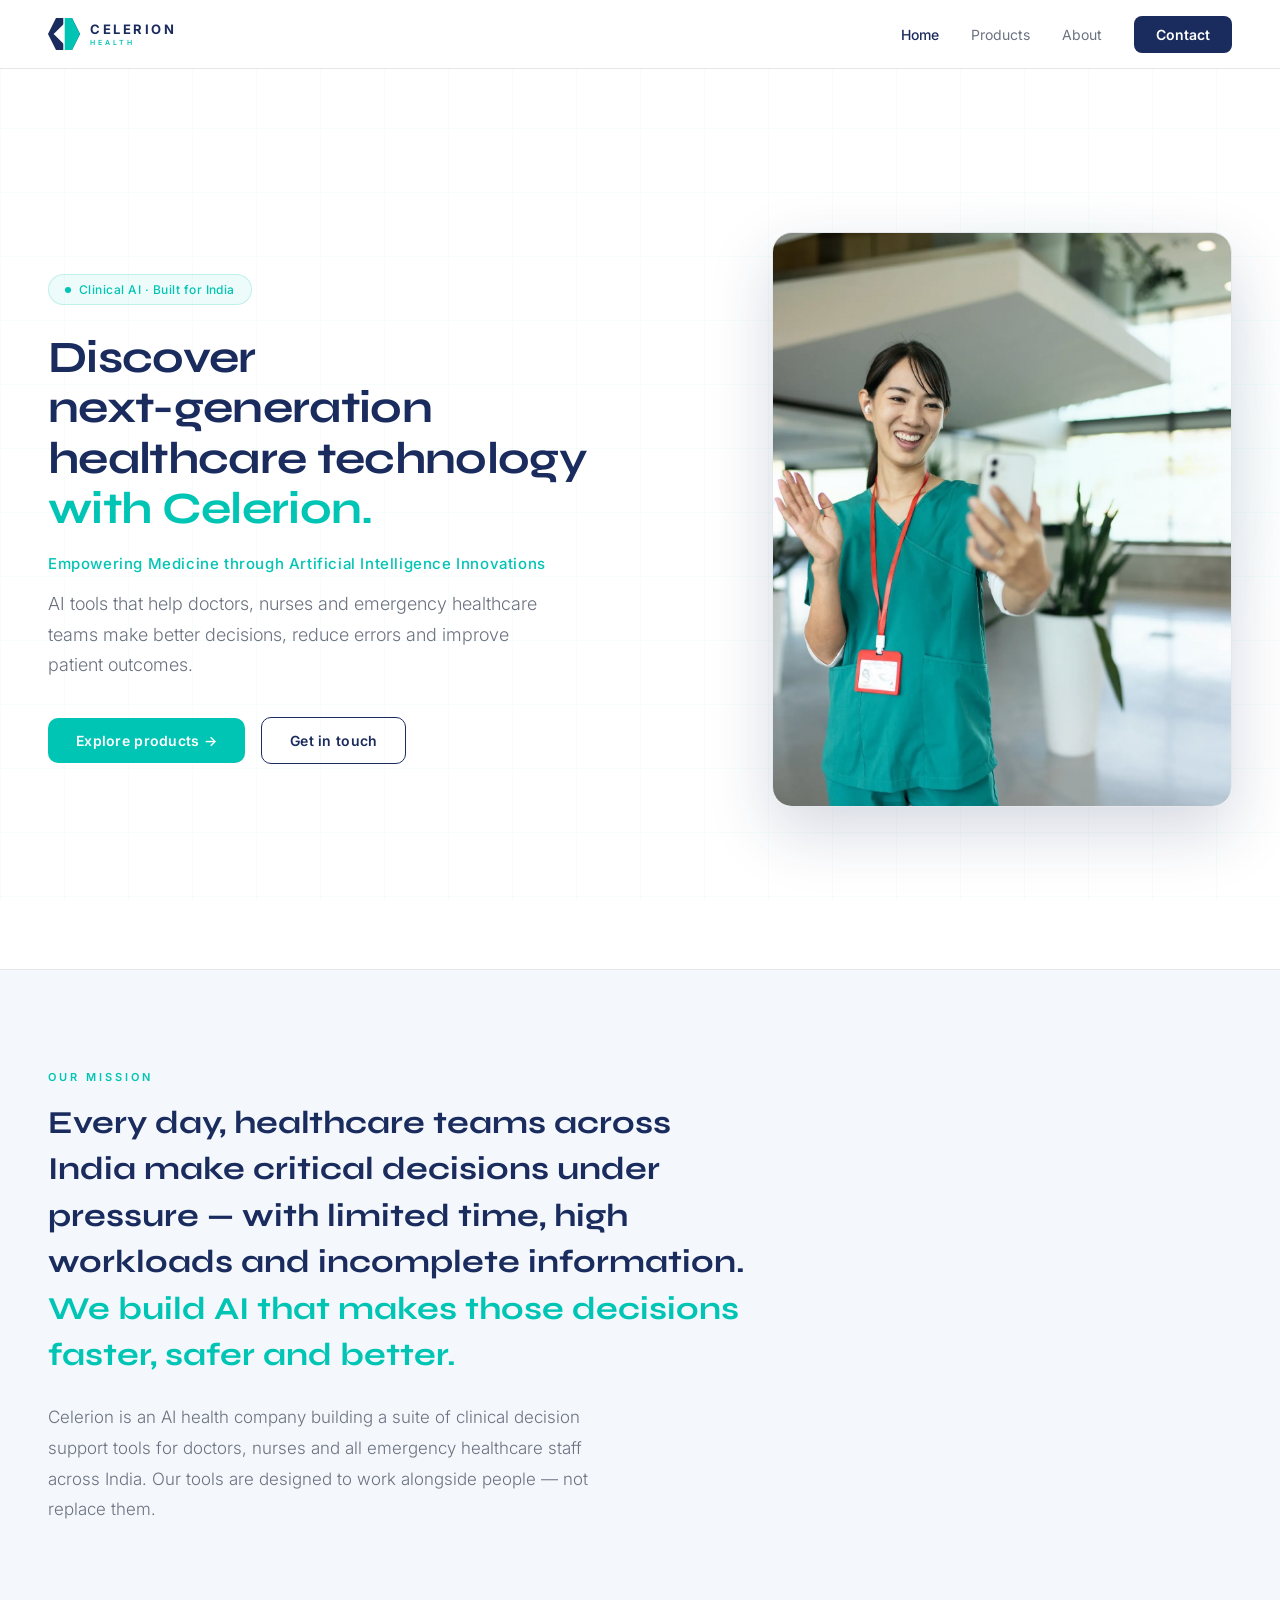
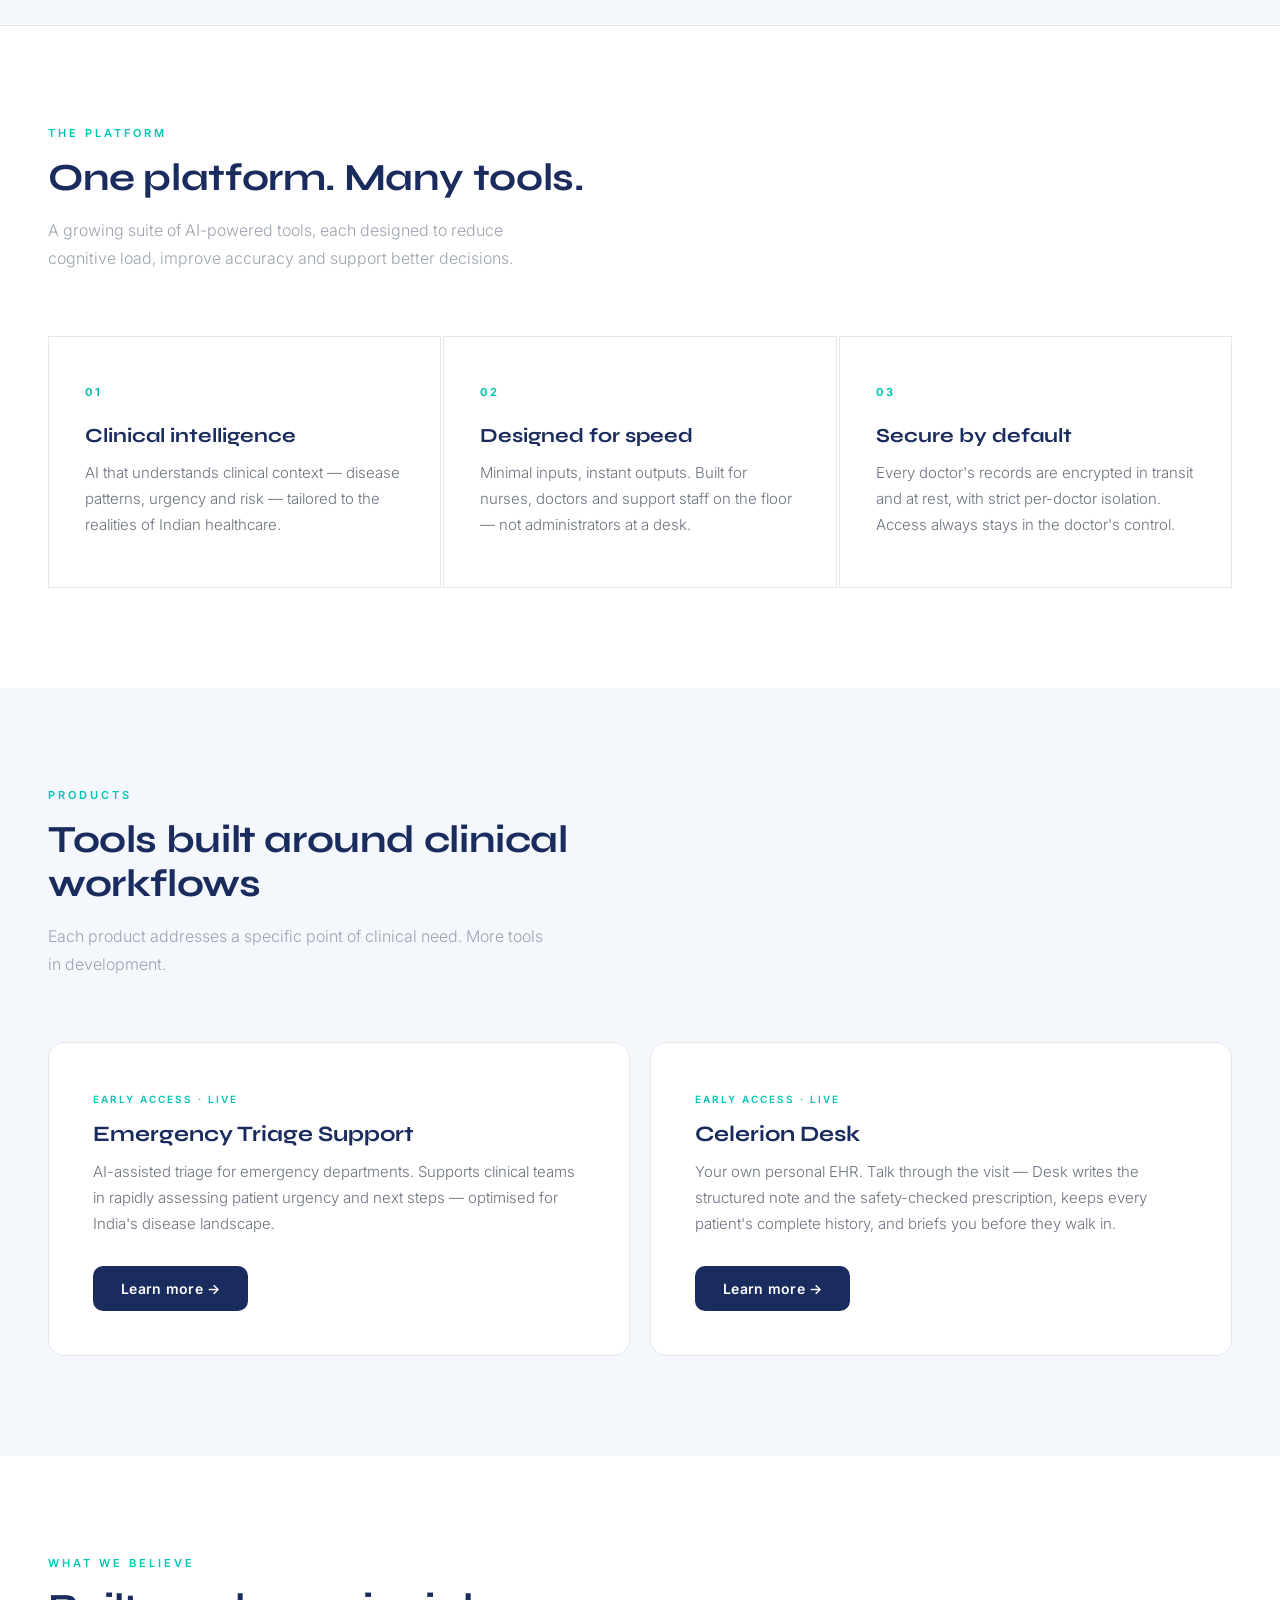
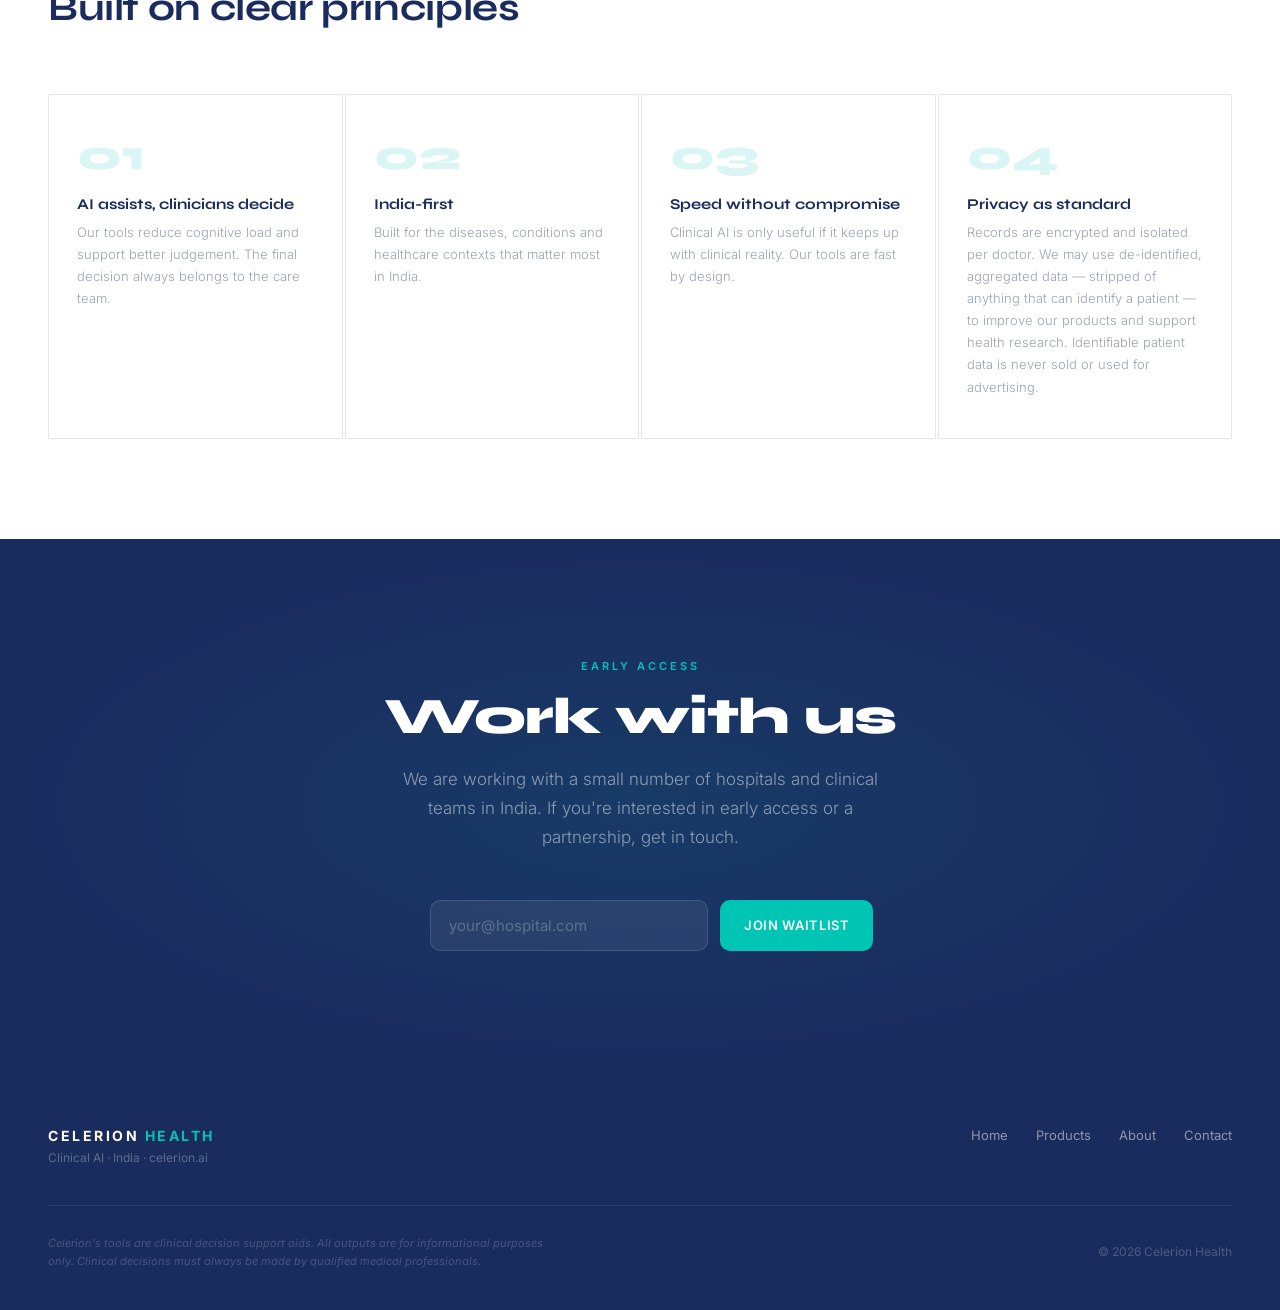
<file: index.html>
<!DOCTYPE html>
<html lang="en">
<head>
<meta charset="UTF-8">
<meta name="viewport" content="width=device-width, initial-scale=1.0">
<title>Celerion Health — AI for Clinical Decision Making</title>
<meta name="description" content="Celerion builds AI tools for Indian healthcare: emergency triage support for hospitals and Celerion Desk, the AI practice companion for independent doctors.">
<link rel="preconnect" href="https://fonts.googleapis.com">
<link href="https://fonts.googleapis.com/css2?family=Inter:wght@300;400;500;600;700;800&family=Syne:wght@700;800&display=swap" rel="stylesheet">
<link rel="stylesheet" href="shared.css">
<style>
  body::before{content:'';position:fixed;inset:0;background-image:linear-gradient(rgba(0,196,180,.03) 1px,transparent 1px),linear-gradient(90deg,rgba(0,196,180,.03) 1px,transparent 1px);background-size:64px 64px;pointer-events:none;z-index:0;}

  /* HERO */
  #hero{position:relative;min-height:100vh;display:flex;align-items:center;padding:80px 0;z-index:1;overflow:hidden;}
  .hero-glow{position:absolute;top:10%;right:-5%;width:600px;height:600px;background:radial-gradient(circle,rgba(0,196,180,.08) 0%,transparent 65%);pointer-events:none;}
  .hero-row{display:grid;grid-template-columns:minmax(0,1.15fr) minmax(0,1fr);align-items:center;gap:72px;}
  .hero-content{min-width:0;}
  .hero-badge{display:inline-flex;align-items:center;gap:8px;background:rgba(0,196,180,.07);border:1px solid rgba(0,196,180,.2);border-radius:100px;padding:7px 16px;font-size:12px;font-weight:500;color:#00C4B4;letter-spacing:.04em;margin-bottom:28px;}
  .badge-dot{width:6px;height:6px;background:#00C4B4;border-radius:50%;animation:blink 2s ease-in-out infinite;}
  .hero-title{font-family:'Syne',sans-serif;font-weight:700;font-size:clamp(34px,3.5vw,52px);line-height:1.12;letter-spacing:-.015em;color:#1A2B5E;margin-bottom:20px;text-wrap:balance;}
  .hero-title .accent{color:#00C4B4;}
  .hero-title .nowrap{white-space:nowrap;}
  .hero-tagline{font-size:15px;font-weight:500;color:#00C4B4;letter-spacing:.04em;margin-bottom:16px;}
  .hero-sub{font-size:18px;font-weight:300;color:#6b7280;line-height:1.7;max-width:520px;margin-bottom:36px;}
  .hero-actions{display:flex;gap:16px;flex-wrap:wrap;align-items:center;}
  .hero-photo{width:100%;max-width:460px;justify-self:end;aspect-ratio:4/5;border-radius:20px;overflow:hidden;box-shadow:0 24px 64px rgba(26,43,94,.18);border:1px solid #e5e7eb;}
  .hero-photo img{display:block;width:100%;height:100%;object-fit:cover;object-position:center 35%;}
  @media(max-width:1000px){.hero-row{grid-template-columns:1fr;}.hero-photo{display:none;}}

  /* MISSION */
  #mission{position:relative;z-index:1;background:#F4F8FC;border-top:1px solid #e5e7eb;border-bottom:1px solid #e5e7eb;padding:100px 0;}
  .mission-quote{font-family:'Syne',sans-serif;font-size:clamp(20px,2.5vw,32px);font-weight:700;line-height:1.45;color:#1A2B5E;margin-bottom:24px;max-width:700px;}
  .mission-quote .hl{color:#00C4B4;}
  .mission-body{font-size:17px;font-weight:300;color:#6b7280;line-height:1.8;max-width:580px;}

  /* PLATFORM */
  #platform{position:relative;z-index:1;padding:100px 0;}
  .sec-title{font-family:'Syne',sans-serif;font-weight:700;font-size:clamp(26px,3vw,44px);line-height:1.15;letter-spacing:-.01em;color:#1A2B5E;margin-bottom:16px;max-width:560px;}
  .sec-sub{font-size:16px;font-weight:300;color:#9ca3af;line-height:1.75;max-width:500px;margin-bottom:64px;}
  .pillars{display:grid;grid-template-columns:repeat(3,1fr);gap:2px;}
  .pillar{position:relative;background:#fff;border:1px solid #e5e7eb;padding:48px 36px;overflow:hidden;transition:background .3s;}
  .pillar:hover{background:#F4F8FC;}
  .pillar-bar{position:absolute;top:0;left:0;width:100%;height:2px;background:#00C4B4;transform:scaleX(0);transform-origin:left;transition:transform .4s ease;}
  .pillar:hover .pillar-bar{transform:scaleX(1);}
  .pillar-num{font-size:11px;font-weight:700;letter-spacing:3px;color:#00C4B4;margin-bottom:24px;display:block;}
  .pillar-title{font-family:'Syne',sans-serif;font-size:20px;font-weight:700;color:#1A2B5E;margin-bottom:12px;}
  .pillar-desc{font-size:15px;font-weight:300;color:#6b7280;line-height:1.75;}

  /* PRODUCTS PREVIEW */
  #products{position:relative;z-index:1;background:#F4F8FC;padding:100px 0;}
  .products-grid{display:grid;grid-template-columns:1fr 1fr;gap:20px;}
  .prod-card{background:#fff;border:1px solid #e5e7eb;border-radius:16px;padding:44px;transition:border-color .3s,transform .3s;}
  .prod-card:hover{border-color:#00C4B4;transform:translateY(-3px);}
  .prod-card.dim{opacity:.5;}
  .prod-card.dim:hover{transform:none;border-color:#e5e7eb;}
  .prod-tag{display:inline-block;font-size:10px;font-weight:600;letter-spacing:2px;color:#00C4B4;text-transform:uppercase;margin-bottom:16px;}
  .prod-tag.soon{color:#9ca3af;background:#f3f4f6;padding:4px 10px;border-radius:100px;}
  .prod-title{font-family:'Syne',sans-serif;font-size:22px;font-weight:700;color:#1A2B5E;margin-bottom:12px;}
  .prod-desc{font-size:15px;font-weight:300;color:#6b7280;line-height:1.75;}

  /* VALUES */
  #values{position:relative;z-index:1;padding:100px 0;}
  .values-grid{display:grid;grid-template-columns:repeat(4,1fr);gap:2px;margin-top:64px;}
  .value{padding:40px 28px;border:1px solid #e5e7eb;background:#fff;}
  .value-num{font-family:'Syne',sans-serif;font-size:42px;font-weight:800;color:rgba(0,196,180,.15);line-height:1;margin-bottom:18px;}
  .value-title{font-family:'Syne',sans-serif;font-size:15px;font-weight:700;color:#1A2B5E;margin-bottom:8px;}
  .value-desc{font-size:13px;font-weight:300;color:#9ca3af;line-height:1.7;}

  /* CTA */
  #cta{position:relative;z-index:1;background:#1A2B5E;padding:120px 0;text-align:center;}
  .cta-glow{position:absolute;inset:0;background:radial-gradient(ellipse at center,rgba(0,196,180,.1) 0%,transparent 70%);pointer-events:none;}
  .cta-title{font-family:'Syne',sans-serif;font-weight:800;font-size:clamp(30px,4vw,56px);line-height:1.1;letter-spacing:-.02em;color:#fff;margin-bottom:20px;}
  .cta-sub{font-size:17px;font-weight:300;color:rgba(255,255,255,.5);margin-bottom:48px;line-height:1.7;max-width:520px;margin-left:auto;margin-right:auto;}
  .cta-form{display:flex;gap:12px;max-width:420px;margin:0 auto;}
  .cta-input{flex:1;background:rgba(255,255,255,.07);border:1px solid rgba(255,255,255,.12);border-radius:10px;padding:15px 18px;color:#fff;font-family:'Inter',sans-serif;font-size:15px;outline:none;transition:border-color .2s;}
  .cta-input::placeholder{color:rgba(255,255,255,.25);}
  .cta-input:focus{border-color:#00C4B4;}
  .cta-btn{background:#00C4B4;color:#fff;border:none;border-radius:10px;padding:15px 24px;font-family:'Inter',sans-serif;font-weight:600;font-size:13px;cursor:pointer;letter-spacing:.05em;transition:background .2s;white-space:nowrap;}
  .cta-btn:hover{background:#00A99C;}
  #form-msg{margin-top:16px;font-size:13px;color:#00C4B4;display:none;}

  @keyframes blink{0%,100%{opacity:1;transform:scale(1);}50%{opacity:.4;transform:scale(.8);}}

  @media(max-width:900px){
    #hero{padding:60px 0;min-height:auto;}
    .hero-mark{display:none;}
    #mission,#platform,#products,#values,#cta{padding:64px 0;}
    .pillars{grid-template-columns:1fr;}
    .products-grid{grid-template-columns:1fr;}
    .values-grid{grid-template-columns:1fr 1fr;}
    .cta-form{flex-direction:column;}
  }
  @media(max-width:540px){.values-grid{grid-template-columns:1fr;}}
</style>
</head>
<body>

<nav>
  <div class="nav-inner">
    <a href="index.html" class="nav-logo">
      <svg viewBox="0 0 34 34" fill="none" xmlns="http://www.w3.org/2000/svg">
        <polygon points="8.5,0 25.5,0 34,17 25.5,34 8.5,34 0,17" fill="#1A2B5E"/>
        <polygon points="17,0 25.5,0 34,17 25.5,34 17,34" fill="#00C4B4"/>
        <line x1="17" y1="0" x2="17" y2="34" stroke="white" stroke-width="1.5"/>
        <polygon points="6,17 17,6 17,28" fill="white"/>
      </svg>
      <div class="nav-brand">
        <span class="nav-brand-name">CELERION</span>
        <span class="nav-brand-sub">HEALTH</span>
      </div>
    </a>
    <ul class="nav-links">
      <li><a href="index.html" class="active">Home</a></li>
      <li><a href="products.html">Products</a></li>
      <li><a href="about.html">About</a></li>
      <li><a href="contact.html" class="nav-cta">Contact</a></li>
    </ul>
  </div>
</nav>

<section id="hero">
  <div class="hero-glow"></div>
  <div class="container">
    <div class="hero-row">
    <div class="hero-content">
      <div class="hero-badge"><span class="badge-dot"></span>Clinical AI · Built for India</div>
      <h1 class="hero-title">Discover <span class="nowrap">next-generation</span> healthcare technology <span class="accent">with&nbsp;Celerion.</span></h1>
      <p class="hero-tagline">Empowering Medicine through Artificial Intelligence Innovations</p>
      <p class="hero-sub">AI tools that help doctors, nurses and emergency healthcare teams make better decisions, reduce errors and improve patient outcomes.</p>
      <div class="hero-actions">
        <a href="products.html" class="btn btn-teal">Explore products &rarr;</a>
        <a href="contact.html" class="btn btn-outline">Get in touch</a>
      </div>
    </div>
    <div class="hero-photo">
      <img src="hero.webp" alt="Clinician using Celerion" onerror="this.style.display='none'">
    </div>
    </div>
  </div>
</section>

<section id="mission">
  <div class="container">
    <p class="eyebrow">Our mission</p>
    <p class="mission-quote">Every day, healthcare teams across India make critical decisions under pressure — with limited time, high workloads and incomplete information.<br><span class="hl">We build AI that makes those decisions faster, safer and better.</span></p>
    <p class="mission-body">Celerion is an AI health company building a suite of clinical decision support tools for doctors, nurses and all emergency healthcare staff across India. Our tools are designed to work alongside people — not replace them.</p>
  </div>
</section>

<section id="platform">
  <div class="container">
    <p class="eyebrow">The platform</p>
    <h2 class="sec-title">One platform. Many tools.</h2>
    <p class="sec-sub">A growing suite of AI-powered tools, each designed to reduce cognitive load, improve accuracy and support better decisions.</p>
    <div class="pillars">
      <div class="pillar"><div class="pillar-bar"></div><span class="pillar-num">01</span><div class="pillar-title">Clinical intelligence</div><p class="pillar-desc">AI that understands clinical context — disease patterns, urgency and risk — tailored to the realities of Indian healthcare.</p></div>
      <div class="pillar"><div class="pillar-bar"></div><span class="pillar-num">02</span><div class="pillar-title">Designed for speed</div><p class="pillar-desc">Minimal inputs, instant outputs. Built for nurses, doctors and support staff on the floor — not administrators at a desk.</p></div>
      <div class="pillar"><div class="pillar-bar"></div><span class="pillar-num">03</span><div class="pillar-title">Secure by default</div><p class="pillar-desc">Every doctor's records are encrypted in transit and at rest, with strict per-doctor isolation. Access always stays in the doctor's control.</p></div>
    </div>
  </div>
</section>

<section id="products">
  <div class="container">
    <p class="eyebrow">Products</p>
    <h2 class="sec-title">Tools built around clinical workflows</h2>
    <p class="sec-sub">Each product addresses a specific point of clinical need. More tools in development.</p>
    <div class="products-grid">
      <div class="prod-card">
        <div class="prod-tag">Early access · Live</div>
        <div class="prod-title">Emergency Triage Support</div>
        <p class="prod-desc">AI-assisted triage for emergency departments. Supports clinical teams in rapidly assessing patient urgency and next steps — optimised for India's disease landscape.</p>
        <br>
        <a href="products.html" class="btn" style="margin-top:8px;">Learn more &rarr;</a>
      </div>
      <div class="prod-card">
        <div class="prod-tag">Early access · Live</div>
        <div class="prod-title">Celerion Desk</div>
        <p class="prod-desc">Your own personal EHR. Talk through the visit — Desk writes the structured note and the safety-checked prescription, keeps every patient's complete history, and briefs you before they walk in.</p>
        <br>
        <a href="products.html" class="btn" style="margin-top:8px;">Learn more &rarr;</a>
      </div>
    </div>
  </div>
</section>

<section id="values">
  <div class="container">
    <p class="eyebrow">What we believe</p>
    <h2 class="sec-title">Built on clear principles</h2>
    <div class="values-grid">
      <div class="value"><div class="value-num">01</div><div class="value-title">AI assists, clinicians decide</div><p class="value-desc">Our tools reduce cognitive load and support better judgement. The final decision always belongs to the care team.</p></div>
      <div class="value"><div class="value-num">02</div><div class="value-title">India-first</div><p class="value-desc">Built for the diseases, conditions and healthcare contexts that matter most in India.</p></div>
      <div class="value"><div class="value-num">03</div><div class="value-title">Speed without compromise</div><p class="value-desc">Clinical AI is only useful if it keeps up with clinical reality. Our tools are fast by design.</p></div>
      <div class="value"><div class="value-num">04</div><div class="value-title">Privacy as standard</div><p class="value-desc">Records are encrypted and isolated per doctor. We may use de-identified, aggregated data — stripped of anything that can identify a patient — to improve our products and support health research. Identifiable patient data is never sold or used for advertising.</p></div>
    </div>
  </div>
</section>

<section id="cta">
  <div class="cta-glow"></div>
  <div class="container" style="position:relative;z-index:1;">
    <p class="eyebrow" style="text-align:center;color:#00C4B4;">Early access</p>
    <h2 class="cta-title">Work with us</h2>
    <p class="cta-sub">We are working with a small number of hospitals and clinical teams in India. If you're interested in early access or a partnership, get in touch.</p>
    <form class="cta-form" onsubmit="handleSubmit(event)">
      <input type="email" id="email-field" class="cta-input" placeholder="your@hospital.com" required>
      <button type="submit" class="cta-btn">JOIN WAITLIST</button>
    </form>
    <p id="form-msg">&#10003; &nbsp;Thank you — we'll be in touch soon.</p>
  </div>
</section>

<footer>
  <div class="footer-inner">
    <div class="footer-top">
      <div>
        <div class="footer-brand-name">CELERION <span>HEALTH</span></div>
        <div class="footer-brand-tag">Clinical AI · India · celerion.ai</div>
      </div>
      <div class="footer-links">
        <a href="index.html">Home</a>
        <a href="products.html">Products</a>
        <a href="about.html">About</a>
        <a href="contact.html">Contact</a>
      </div>
    </div>
    <div class="footer-bottom">
      <div class="footer-disc">Celerion's tools are clinical decision support aids. All outputs are for informational purposes only. Clinical decisions must always be made by qualified medical professionals.</div>
      <div class="footer-copy">&copy; 2026 Celerion Health</div>
    </div>
  </div>
</footer>

<script>
  function handleSubmit(e) {
    e.preventDefault();
    document.getElementById('email-field').value='';
    const m=document.getElementById('form-msg');
    m.style.display='block';
    setTimeout(()=>{m.style.display='none';},5000);
  }
</script>
</body>
</html>
</file>
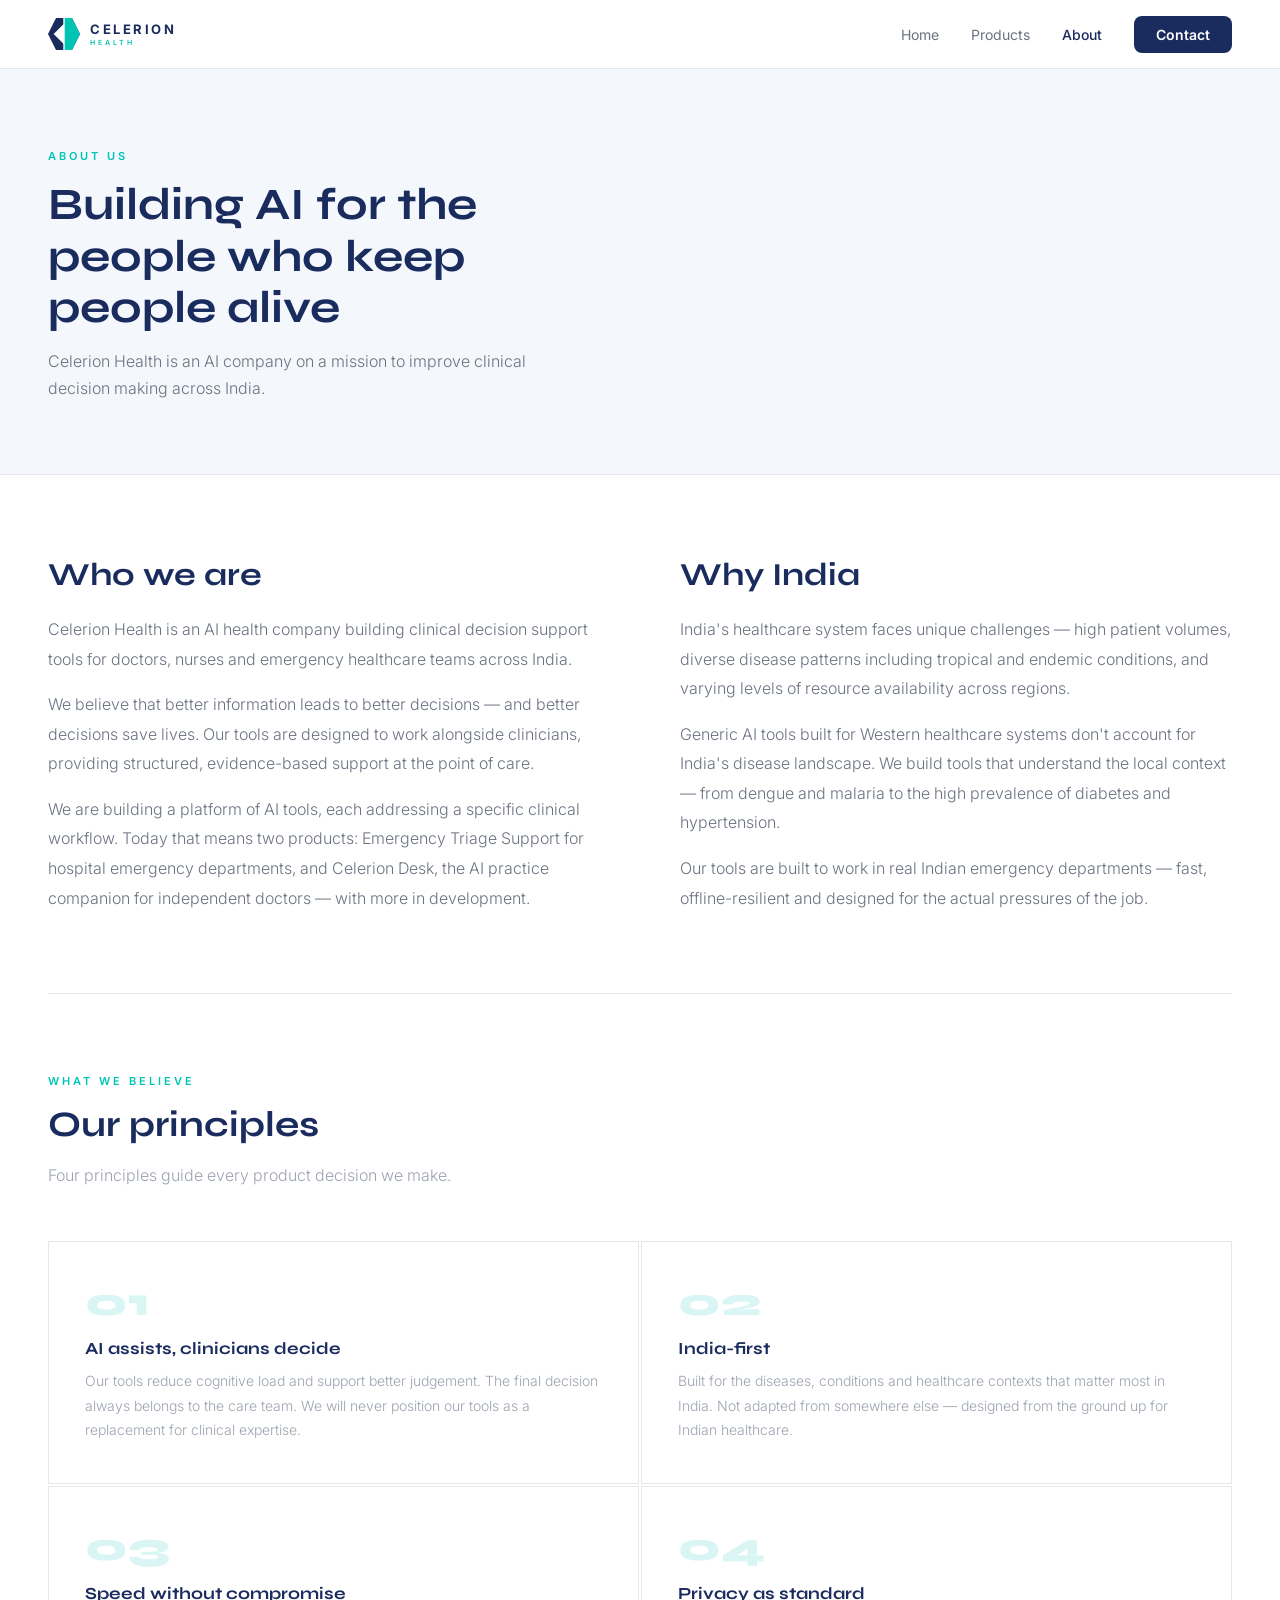
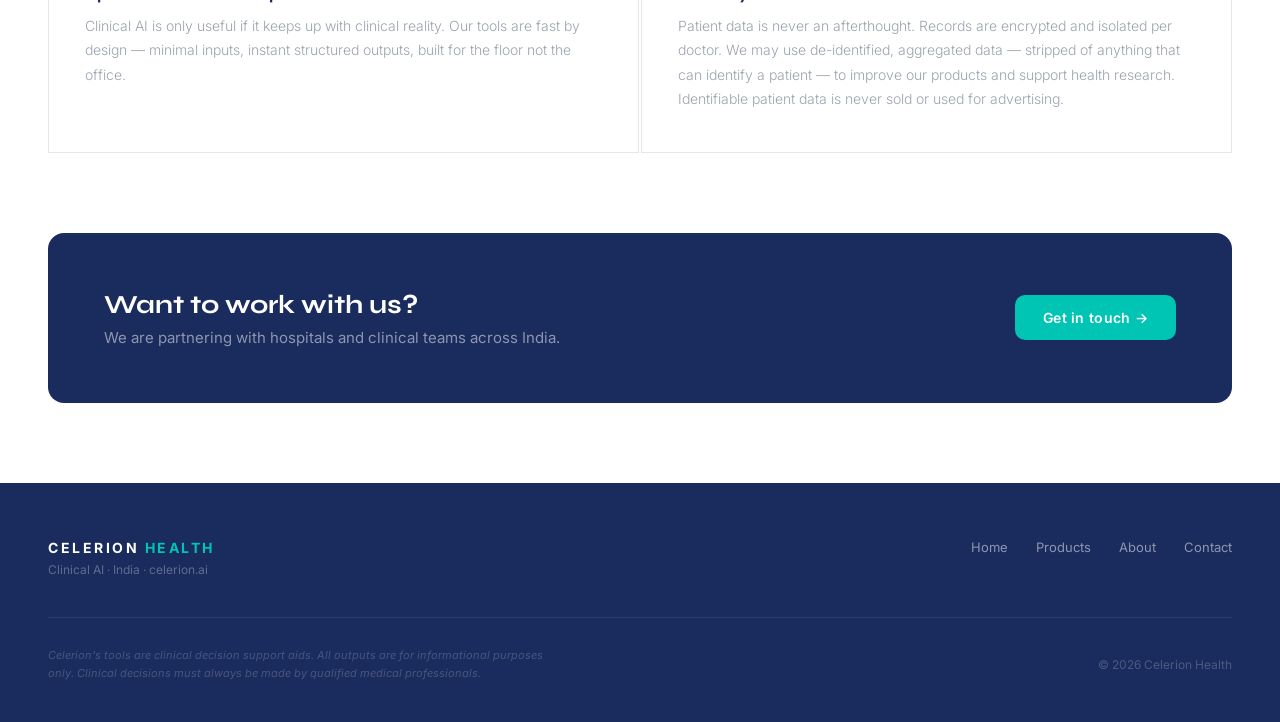
<file: about.html>
<!DOCTYPE html>
<html lang="en">
<head>
<meta charset="UTF-8">
<meta name="viewport" content="width=device-width, initial-scale=1.0">
<title>About — Celerion Health</title>
<meta name="description" content="Celerion Health is an AI company building clinical decision support tools for healthcare teams across India.">
<link rel="preconnect" href="https://fonts.googleapis.com">
<link href="https://fonts.googleapis.com/css2?family=Inter:wght@300;400;500;600;700;800&family=Syne:wght@700;800&display=swap" rel="stylesheet">
<link rel="stylesheet" href="shared.css">
<style>
  .page-hero{background:#F4F8FC;padding:80px 0 72px;border-bottom:1px solid #e5e7eb;}
  .page-title{font-family:'Syne',sans-serif;font-weight:700;font-size:clamp(28px,3.5vw,48px);line-height:1.15;color:#1A2B5E;margin-bottom:14px;max-width:560px;}
  .page-sub{font-size:16px;font-weight:300;color:#6b7280;line-height:1.7;max-width:500px;}

  main{padding:80px 0;}

  .about-grid{display:grid;grid-template-columns:1fr 1fr;gap:80px;align-items:start;margin-bottom:80px;}
  .about-title{font-family:'Syne',sans-serif;font-size:clamp(22px,2.5vw,36px);font-weight:700;color:#1A2B5E;margin-bottom:20px;line-height:1.25;}
  .about-body{font-size:16px;font-weight:300;color:#6b7280;line-height:1.85;}
  .about-body p{margin-bottom:16px;}
  .about-body p:last-child{margin-bottom:0;}

  .divider{border:none;border-top:1px solid #e5e7eb;margin:80px 0;}

  .values-section{margin-bottom:80px;}
  .sec-title{font-family:'Syne',sans-serif;font-weight:700;font-size:clamp(24px,2.8vw,40px);line-height:1.15;color:#1A2B5E;margin-bottom:16px;}
  .sec-sub{font-size:16px;font-weight:300;color:#9ca3af;line-height:1.75;max-width:500px;margin-bottom:52px;}

  .values-grid{display:grid;grid-template-columns:repeat(2,1fr);gap:2px;}
  .value{padding:40px 36px;border:1px solid #e5e7eb;background:#fff;}
  .value-num{font-family:'Syne',sans-serif;font-size:40px;font-weight:800;color:rgba(0,196,180,.15);line-height:1;margin-bottom:16px;}
  .value-title{font-family:'Syne',sans-serif;font-size:17px;font-weight:700;color:#1A2B5E;margin-bottom:10px;}
  .value-desc{font-size:14px;font-weight:300;color:#9ca3af;line-height:1.75;}

  .cta-strip{background:#1A2B5E;border-radius:16px;padding:56px;display:flex;justify-content:space-between;align-items:center;gap:32px;flex-wrap:wrap;}
  .cta-strip-title{font-family:'Syne',sans-serif;font-size:26px;font-weight:700;color:#fff;margin-bottom:8px;}
  .cta-strip-sub{font-size:15px;color:rgba(255,255,255,.5);}

  @media(max-width:900px){
    .page-hero{padding:56px 0;}
    main{padding:56px 0;}
    .about-grid{grid-template-columns:1fr;gap:40px;}
    .values-grid{grid-template-columns:1fr;}
    .cta-strip{padding:36px 24px;}
    .divider{margin:48px 0;}
  }
</style>
</head>
<body>

<nav>
  <div class="nav-inner">
    <a href="index.html" class="nav-logo">
      <svg viewBox="0 0 34 34" fill="none" xmlns="http://www.w3.org/2000/svg">
        <polygon points="8.5,0 25.5,0 34,17 25.5,34 8.5,34 0,17" fill="#1A2B5E"/>
        <polygon points="17,0 25.5,0 34,17 25.5,34 17,34" fill="#00C4B4"/>
        <line x1="17" y1="0" x2="17" y2="34" stroke="white" stroke-width="1.5"/>
        <polygon points="6,17 17,6 17,28" fill="white"/>
      </svg>
      <div class="nav-brand">
        <span class="nav-brand-name">CELERION</span>
        <span class="nav-brand-sub">HEALTH</span>
      </div>
    </a>
    <ul class="nav-links">
      <li><a href="index.html">Home</a></li>
      <li><a href="products.html">Products</a></li>
      <li><a href="about.html" class="active">About</a></li>
      <li><a href="contact.html" class="nav-cta">Contact</a></li>
    </ul>
  </div>
</nav>

<div class="page-hero">
  <div class="container">
    <p class="eyebrow">About us</p>
    <h1 class="page-title">Building AI for the people who keep people alive</h1>
    <p class="page-sub">Celerion Health is an AI company on a mission to improve clinical decision making across India.</p>
  </div>
</div>

<main>
  <div class="container">

    <div class="about-grid">
      <div>
        <h2 class="about-title">Who we are</h2>
        <div class="about-body">
          <p>Celerion Health is an AI health company building clinical decision support tools for doctors, nurses and emergency healthcare teams across India.</p>
          <p>We believe that better information leads to better decisions — and better decisions save lives. Our tools are designed to work alongside clinicians, providing structured, evidence-based support at the point of care.</p>
          <p>We are building a platform of AI tools, each addressing a specific clinical workflow. Today that means two products: Emergency Triage Support for hospital emergency departments, and Celerion Desk, the AI practice companion for independent doctors — with more in development.</p>
        </div>
      </div>
      <div>
        <h2 class="about-title">Why India</h2>
        <div class="about-body">
          <p>India's healthcare system faces unique challenges — high patient volumes, diverse disease patterns including tropical and endemic conditions, and varying levels of resource availability across regions.</p>
          <p>Generic AI tools built for Western healthcare systems don't account for India's disease landscape. We build tools that understand the local context — from dengue and malaria to the high prevalence of diabetes and hypertension.</p>
          <p>Our tools are built to work in real Indian emergency departments — fast, offline-resilient and designed for the actual pressures of the job.</p>
        </div>
      </div>
    </div>

    <hr class="divider">

    <div class="values-section">
      <p class="eyebrow">What we believe</p>
      <h2 class="sec-title">Our principles</h2>
      <p class="sec-sub">Four principles guide every product decision we make.</p>
      <div class="values-grid">
        <div class="value"><div class="value-num">01</div><div class="value-title">AI assists, clinicians decide</div><p class="value-desc">Our tools reduce cognitive load and support better judgement. The final decision always belongs to the care team. We will never position our tools as a replacement for clinical expertise.</p></div>
        <div class="value"><div class="value-num">02</div><div class="value-title">India-first</div><p class="value-desc">Built for the diseases, conditions and healthcare contexts that matter most in India. Not adapted from somewhere else — designed from the ground up for Indian healthcare.</p></div>
        <div class="value"><div class="value-num">03</div><div class="value-title">Speed without compromise</div><p class="value-desc">Clinical AI is only useful if it keeps up with clinical reality. Our tools are fast by design — minimal inputs, instant structured outputs, built for the floor not the office.</p></div>
        <div class="value"><div class="value-num">04</div><div class="value-title">Privacy as standard</div><p class="value-desc">Patient data is never an afterthought. Records are encrypted and isolated per doctor. We may use de-identified, aggregated data — stripped of anything that can identify a patient — to improve our products and support health research. Identifiable patient data is never sold or used for advertising.</p></div>
      </div>
    </div>

    <div class="cta-strip">
      <div>
        <div class="cta-strip-title">Want to work with us?</div>
        <div class="cta-strip-sub">We are partnering with hospitals and clinical teams across India.</div>
      </div>
      <a href="contact.html" class="btn btn-teal">Get in touch &rarr;</a>
    </div>

  </div>
</main>

<footer>
  <div class="footer-inner">
    <div class="footer-top">
      <div>
        <div class="footer-brand-name">CELERION <span>HEALTH</span></div>
        <div class="footer-brand-tag">Clinical AI · India · celerion.ai</div>
      </div>
      <div class="footer-links">
        <a href="index.html">Home</a>
        <a href="products.html">Products</a>
        <a href="about.html">About</a>
        <a href="contact.html">Contact</a>
      </div>
    </div>
    <div class="footer-bottom">
      <div class="footer-disc">Celerion's tools are clinical decision support aids. All outputs are for informational purposes only. Clinical decisions must always be made by qualified medical professionals.</div>
      <div class="footer-copy">&copy; 2026 Celerion Health</div>
    </div>
  </div>
</footer>

</body>
</html>
</file>
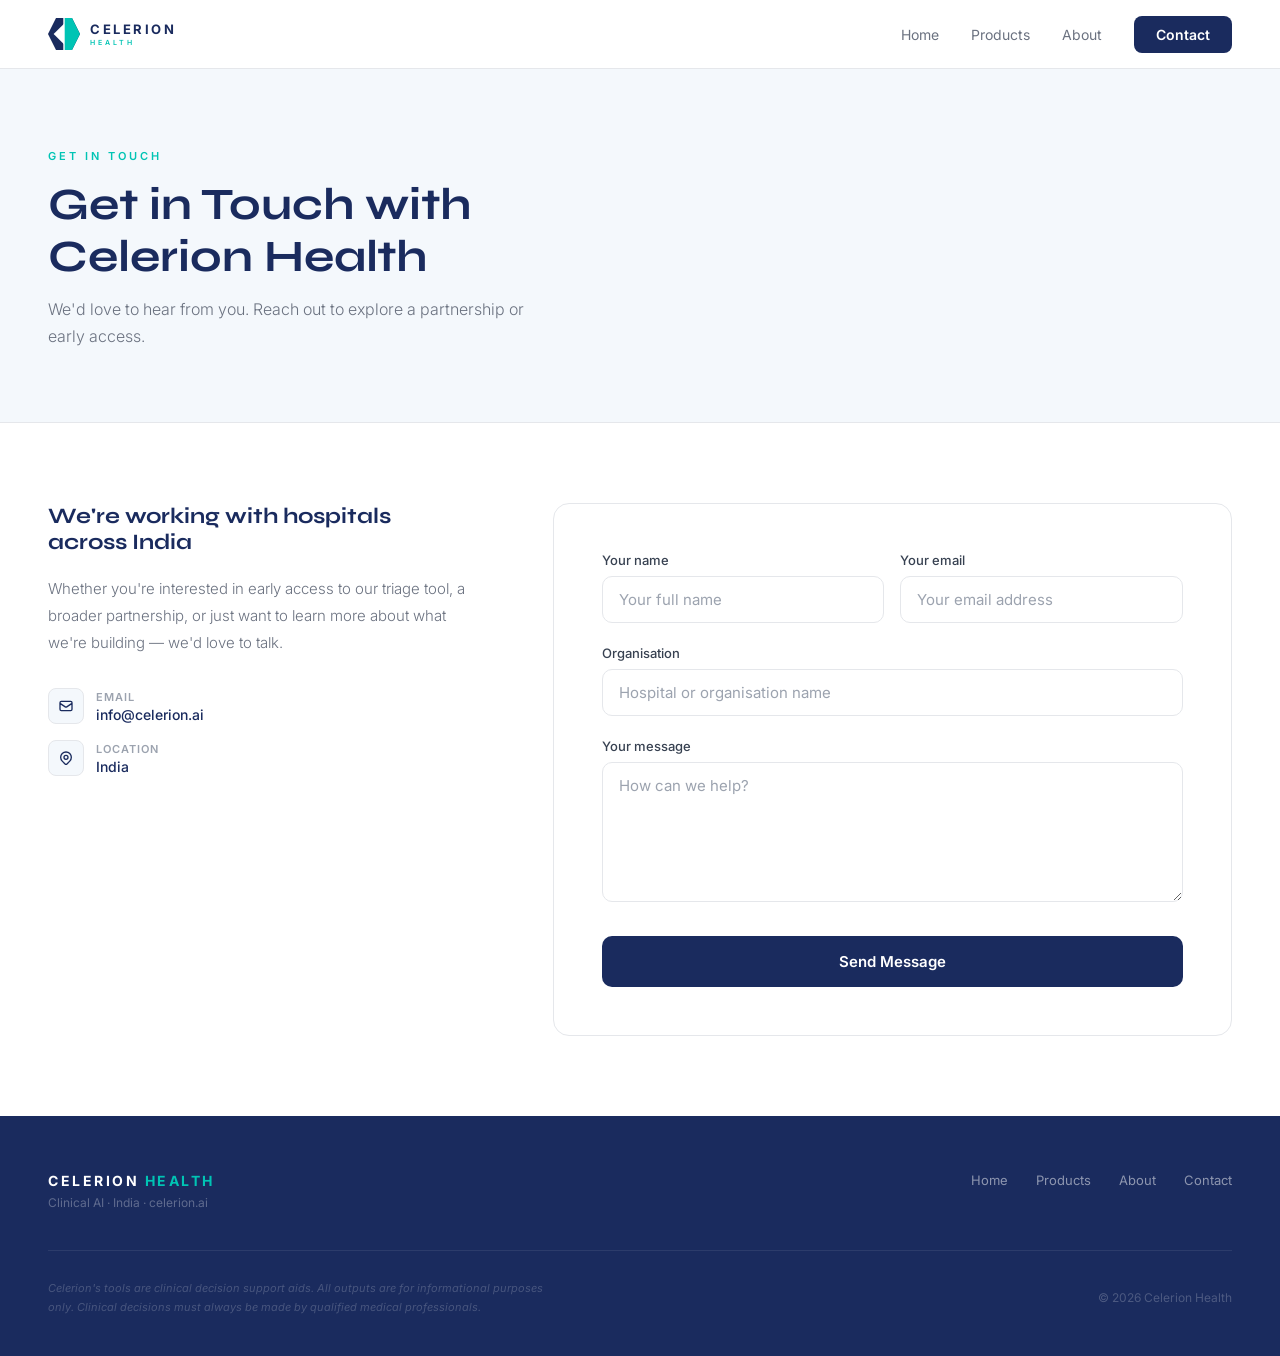
<file: contact.html>
<!DOCTYPE html>
<html lang="en">
<head>
<meta charset="UTF-8">
<meta name="viewport" content="width=device-width, initial-scale=1.0">
<title>Contact — Celerion Health</title>
<meta name="description" content="Get in touch with Celerion Health. Partner with us or request early access to our clinical AI tools.">
<link rel="preconnect" href="https://fonts.googleapis.com">
<link href="https://fonts.googleapis.com/css2?family=Inter:wght@300;400;500;600;700;800&family=Syne:wght@700;800&display=swap" rel="stylesheet">
<link rel="stylesheet" href="shared.css">
<style>
  .page-hero{background:#F4F8FC;padding:80px 0 72px;border-bottom:1px solid #e5e7eb;}
  .page-title{font-family:'Syne',sans-serif;font-weight:700;font-size:clamp(28px,3.5vw,48px);line-height:1.15;color:#1A2B5E;margin-bottom:14px;max-width:560px;}
  .page-sub{font-size:16px;font-weight:300;color:#6b7280;line-height:1.7;max-width:500px;}

  main{padding:80px 0;}
  .contact-grid{display:grid;grid-template-columns:1fr 1.6fr;gap:80px;align-items:start;}

  .contact-info h2{font-family:'Syne',sans-serif;font-size:22px;font-weight:700;color:#1A2B5E;margin-bottom:20px;}
  .contact-info p{font-size:15px;font-weight:300;color:#6b7280;line-height:1.8;margin-bottom:32px;}
  .contact-detail{display:flex;flex-direction:column;gap:16px;}
  .contact-item{display:flex;align-items:center;gap:12px;}
  .contact-item-icon{width:36px;height:36px;background:#F4F8FC;border:1px solid #e5e7eb;border-radius:8px;display:flex;align-items:center;justify-content:center;flex-shrink:0;}
  .contact-item-icon svg{width:16px;height:16px;}
  .contact-item-label{font-size:11px;font-weight:600;letter-spacing:1px;color:#9ca3af;text-transform:uppercase;margin-bottom:2px;}
  .contact-item-val{font-size:14px;color:#1A2B5E;font-weight:500;}

  .contact-form{background:#fff;border:1px solid #e5e7eb;border-radius:16px;padding:48px;}
  .form-group{margin-bottom:22px;}
  .form-label{display:block;font-size:13px;font-weight:500;color:#374151;margin-bottom:8px;}
  .form-input{width:100%;padding:13px 16px;border:1px solid #e5e7eb;border-radius:10px;font-family:'Inter',sans-serif;font-size:15px;color:#111827;outline:none;transition:border-color .2s;background:#fff;}
  .form-input:focus{border-color:#00C4B4;box-shadow:0 0 0 3px rgba(0,196,180,.08);}
  .form-input::placeholder{color:#9ca3af;}
  textarea.form-input{resize:vertical;min-height:140px;}
  .form-row{display:grid;grid-template-columns:1fr 1fr;gap:16px;}
  .submit-btn{width:100%;background:#1A2B5E;color:#fff;border:none;border-radius:10px;padding:16px;font-family:'Inter',sans-serif;font-weight:600;font-size:15px;cursor:pointer;transition:background .2s,transform .2s;margin-top:8px;}
  .submit-btn:hover{background:#142248;transform:translateY(-1px);}
  #contact-success{margin-top:16px;font-size:14px;color:#00C4B4;text-align:center;display:none;}

  @media(max-width:900px){
    .page-hero{padding:56px 0;}
    main{padding:56px 0;}
    .contact-grid{grid-template-columns:1fr;gap:48px;}
    .contact-form{padding:32px 24px;}
    .form-row{grid-template-columns:1fr;}
  }
</style>
</head>
<body>

<nav>
  <div class="nav-inner">
    <a href="index.html" class="nav-logo">
      <svg viewBox="0 0 34 34" fill="none" xmlns="http://www.w3.org/2000/svg">
        <polygon points="8.5,0 25.5,0 34,17 25.5,34 8.5,34 0,17" fill="#1A2B5E"/>
        <polygon points="17,0 25.5,0 34,17 25.5,34 17,34" fill="#00C4B4"/>
        <line x1="17" y1="0" x2="17" y2="34" stroke="white" stroke-width="1.5"/>
        <polygon points="6,17 17,6 17,28" fill="white"/>
      </svg>
      <div class="nav-brand">
        <span class="nav-brand-name">CELERION</span>
        <span class="nav-brand-sub">HEALTH</span>
      </div>
    </a>
    <ul class="nav-links">
      <li><a href="index.html">Home</a></li>
      <li><a href="products.html">Products</a></li>
      <li><a href="about.html">About</a></li>
      <li><a href="contact.html" class="active nav-cta">Contact</a></li>
    </ul>
  </div>
</nav>

<div class="page-hero">
  <div class="container">
    <p class="eyebrow">Get in touch</p>
    <h1 class="page-title">Get in Touch with Celerion Health</h1>
    <p class="page-sub">We'd love to hear from you. Reach out to explore a partnership or early access.</p>
  </div>
</div>

<main>
  <div class="container">
    <div class="contact-grid">

      <div class="contact-info">
        <h2>We're working with hospitals across India</h2>
        <p>Whether you're interested in early access to our triage tool, a broader partnership, or just want to learn more about what we're building — we'd love to talk.</p>
        <div class="contact-detail">
          <div class="contact-item">
            <div class="contact-item-icon">
              <svg fill="none" stroke="#1A2B5E" stroke-width="2" viewBox="0 0 24 24"><path d="M3 8l7.89 5.26a2 2 0 002.22 0L21 8M5 19h14a2 2 0 002-2V7a2 2 0 00-2-2H5a2 2 0 00-2 2v10a2 2 0 002 2z"/></svg>
            </div>
            <div>
              <div class="contact-item-label">Email</div>
              <div class="contact-item-val">info@celerion.ai</div>
            </div>
          </div>
          <div class="contact-item">
            <div class="contact-item-icon">
              <svg fill="none" stroke="#1A2B5E" stroke-width="2" viewBox="0 0 24 24"><path d="M17.657 16.657L13.414 20.9a1.998 1.998 0 01-2.827 0l-4.244-4.243a8 8 0 1111.314 0z"/><path d="M15 11a3 3 0 11-6 0 3 3 0 016 0z"/></svg>
            </div>
            <div>
              <div class="contact-item-label">Location</div>
              <div class="contact-item-val">India</div>
            </div>
          </div>
        </div>
      </div>

      <div class="contact-form">
        <form onsubmit="handleContactSubmit(event)">
          <div class="form-row">
            <div class="form-group">
              <label class="form-label">Your name</label>
              <input type="text" class="form-input" placeholder="Your full name" required>
            </div>
            <div class="form-group">
              <label class="form-label">Your email</label>
              <input type="email" class="form-input" placeholder="Your email address" required>
            </div>
          </div>
          <div class="form-group">
            <label class="form-label">Organisation</label>
            <input type="text" class="form-input" placeholder="Hospital or organisation name">
          </div>
          <div class="form-group">
            <label class="form-label">Your message</label>
            <textarea class="form-input" placeholder="How can we help?"></textarea>
          </div>
          <button type="submit" class="submit-btn">Send Message</button>
          <p id="contact-success">&#10003; &nbsp;Thank you — we'll be in touch soon.</p>
        </form>
      </div>

    </div>
  </div>
</main>

<footer>
  <div class="footer-inner">
    <div class="footer-top">
      <div>
        <div class="footer-brand-name">CELERION <span>HEALTH</span></div>
        <div class="footer-brand-tag">Clinical AI · India · celerion.ai</div>
      </div>
      <div class="footer-links">
        <a href="index.html">Home</a>
        <a href="products.html">Products</a>
        <a href="about.html">About</a>
        <a href="contact.html">Contact</a>
      </div>
    </div>
    <div class="footer-bottom">
      <div class="footer-disc">Celerion's tools are clinical decision support aids. All outputs are for informational purposes only. Clinical decisions must always be made by qualified medical professionals.</div>
      <div class="footer-copy">&copy; 2026 Celerion Health</div>
    </div>
  </div>
</footer>

<script>
  function handleContactSubmit(e) {
    e.preventDefault();
    e.target.reset();
    const m = document.getElementById('contact-success');
    m.style.display = 'block';
    setTimeout(() => { m.style.display = 'none'; }, 5000);
  }
</script>
</body>
</html>
</file>
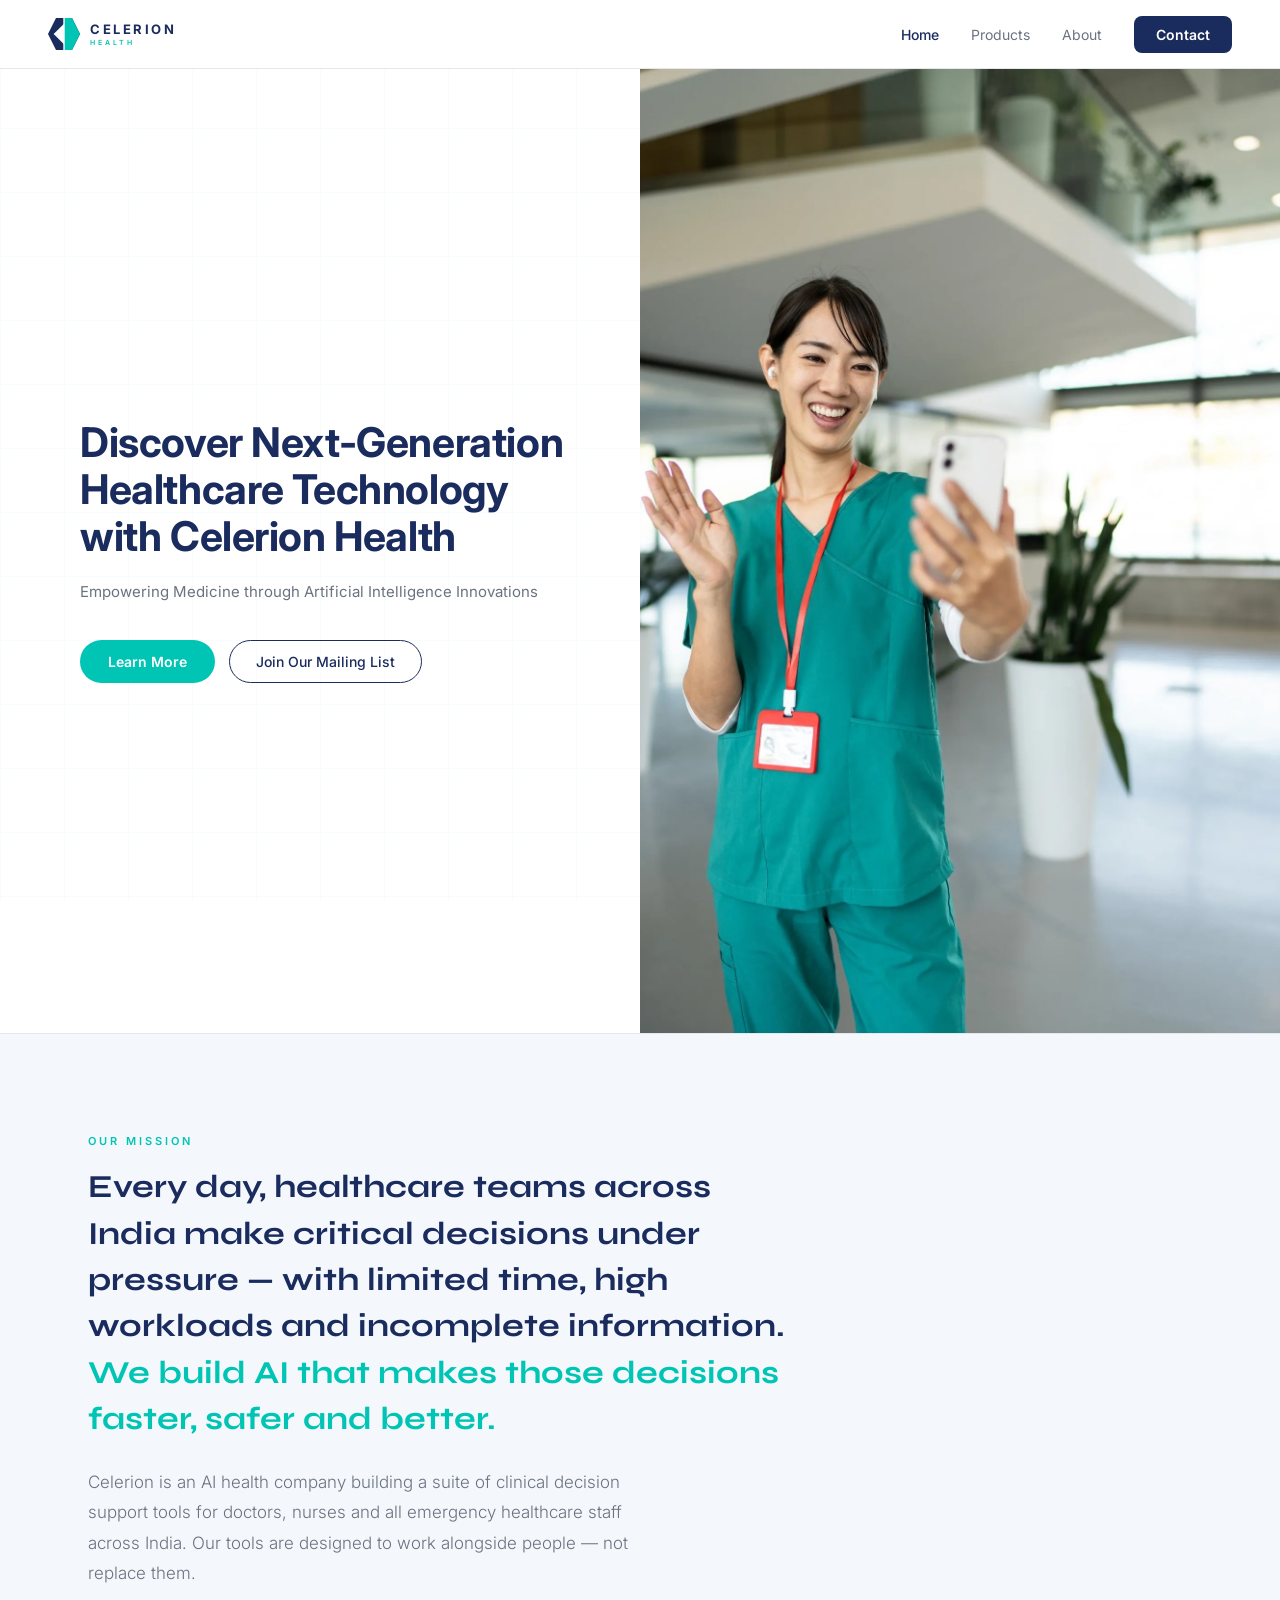
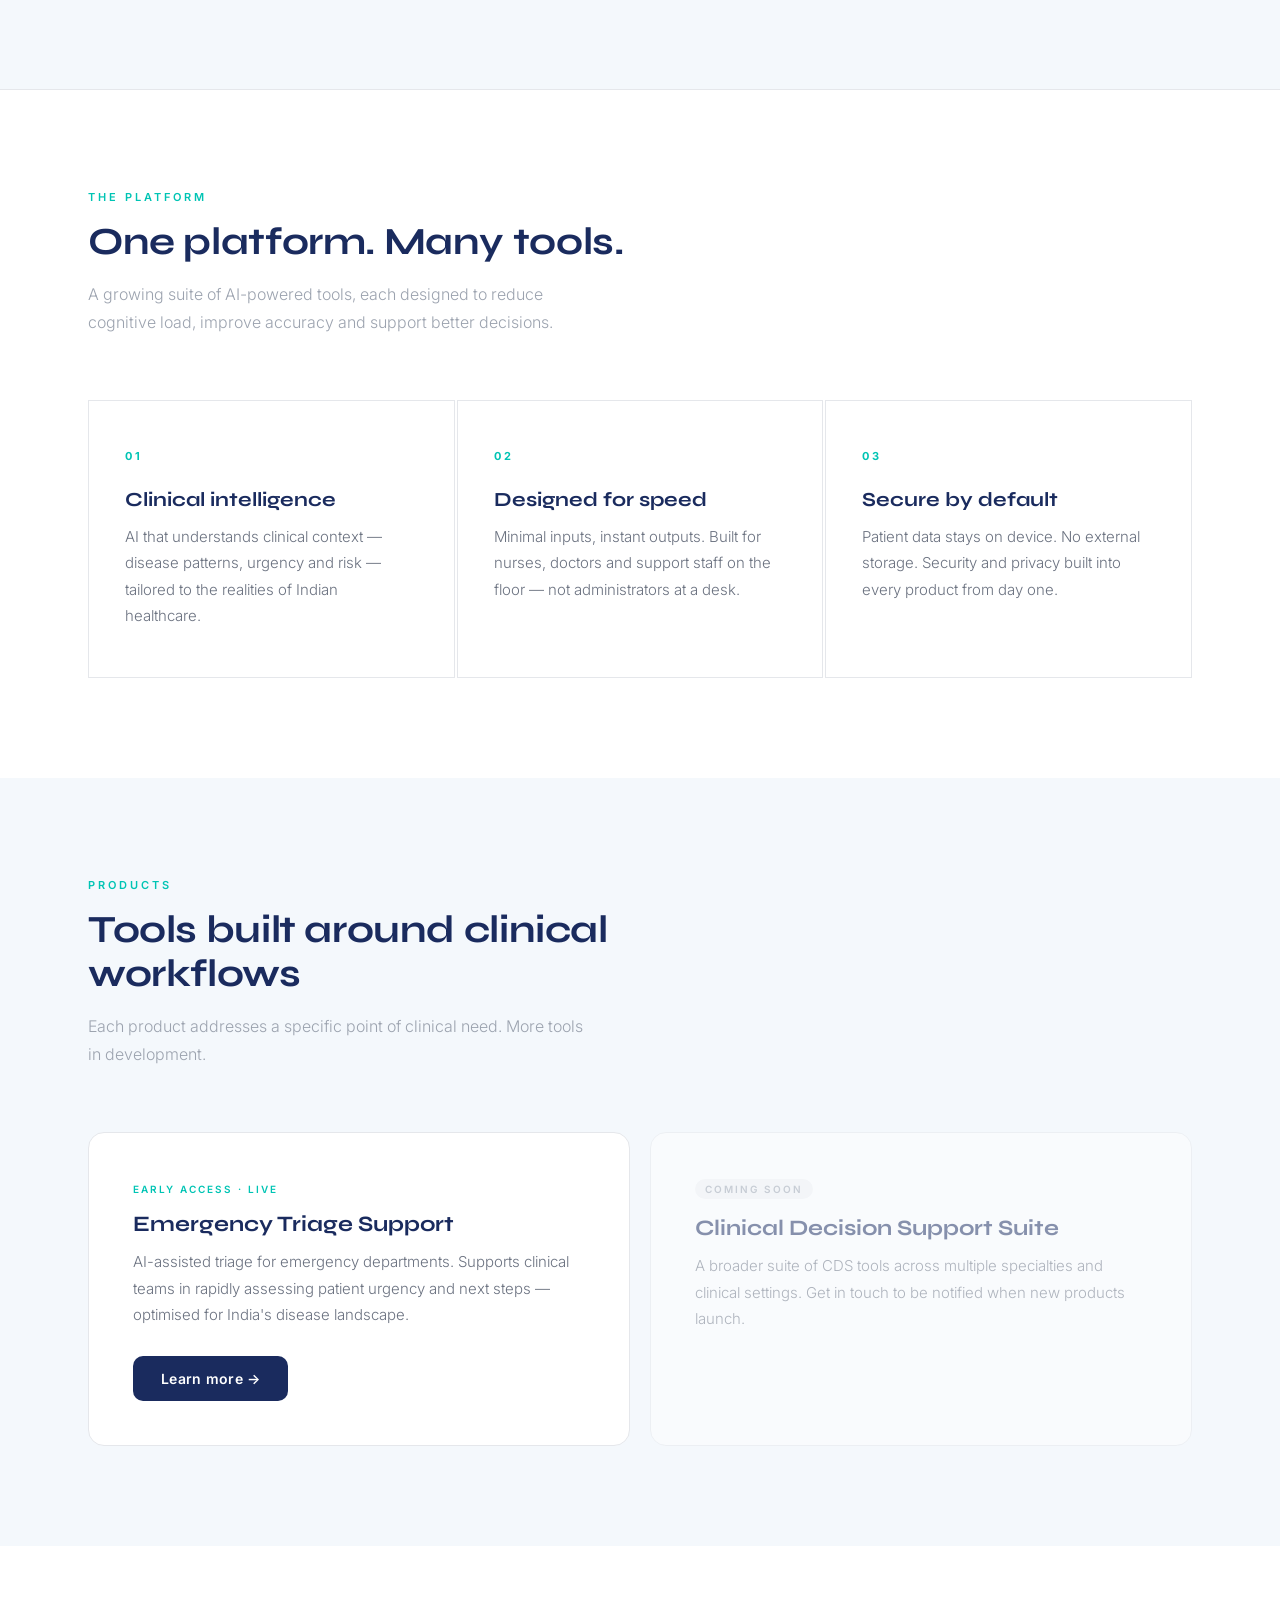
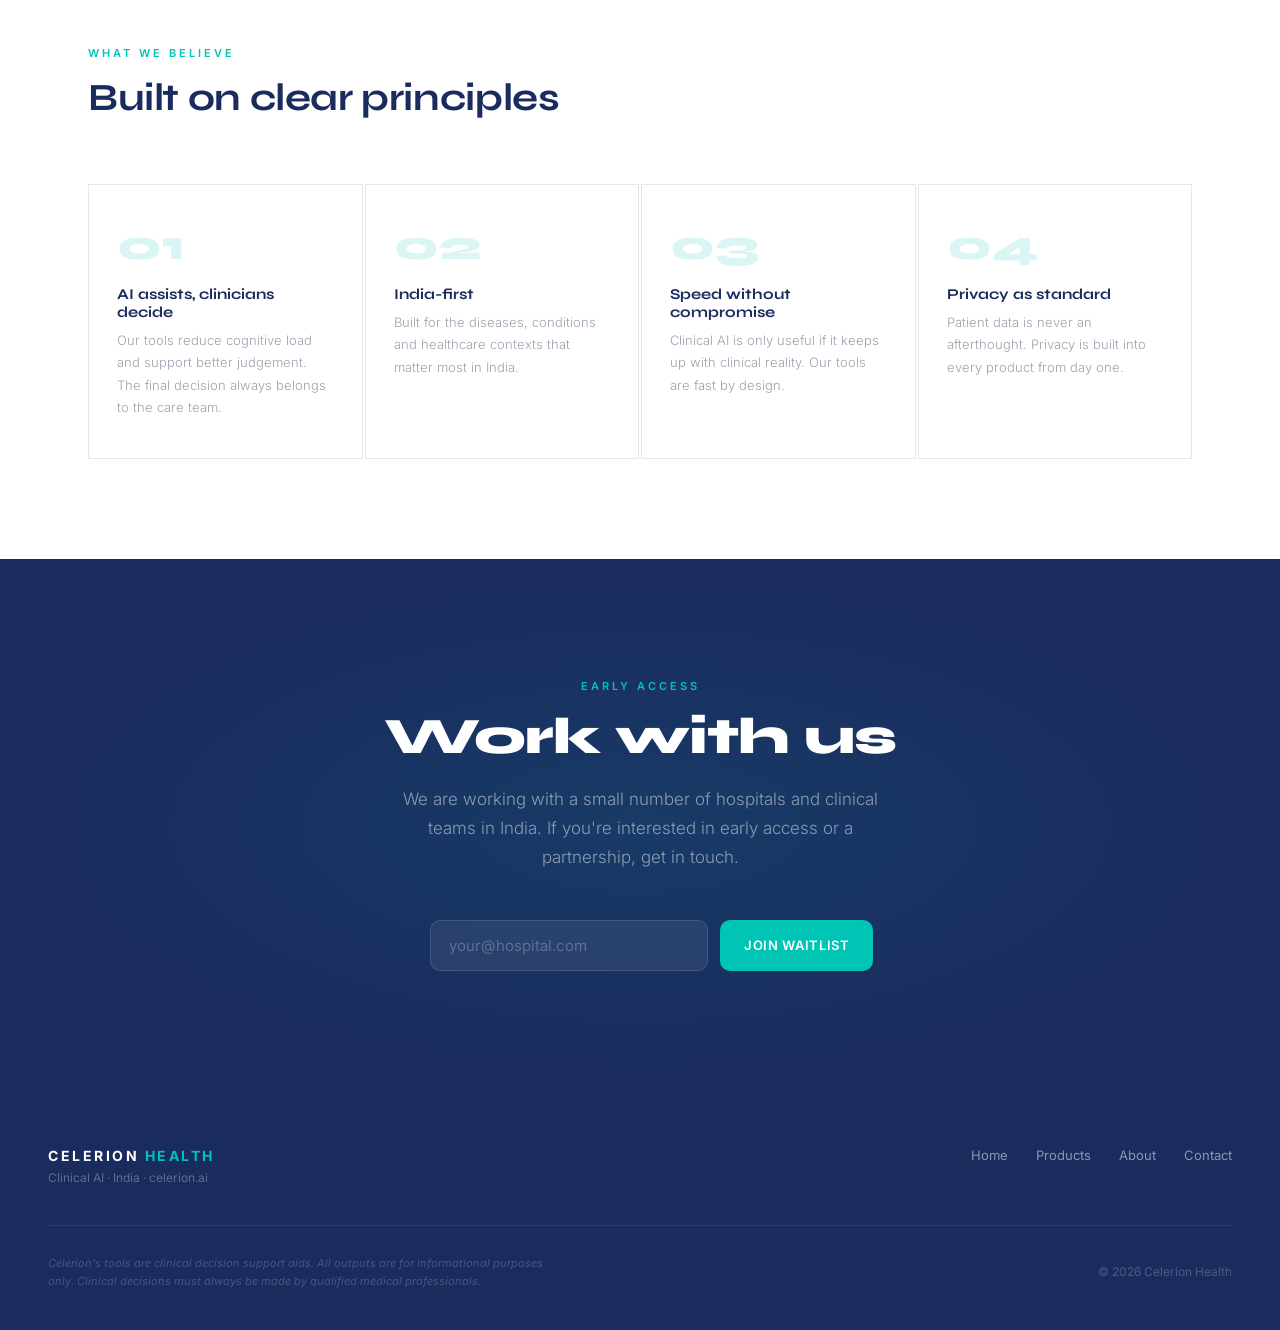
<file: index_3.html>
<!DOCTYPE html>
<html lang="en">
<head>
<meta charset="UTF-8">
<meta name="viewport" content="width=device-width, initial-scale=1.0">
<title>Celerion Health — AI for Clinical Decision Making</title>
<meta name="description" content="Celerion builds AI tools that help doctors, nurses and emergency healthcare teams make better decisions. Empowering Medicine through Artificial Intelligence Innovations.">
<link rel="preconnect" href="https://fonts.googleapis.com">
<link href="https://fonts.googleapis.com/css2?family=Inter:wght@300;400;500;600;700;800&family=Syne:wght@700;800&display=swap" rel="stylesheet">
<style>
/* Shared styles */
*,*::before,*::after{box-sizing:border-box;margin:0;padding:0;}
html{scroll-behavior:smooth;}
body{font-family:'Inter',sans-serif;background:#fff;color:#111827;overflow-x:hidden;}
nav{position:sticky;top:0;z-index:100;background:rgba(255,255,255,0.95);backdrop-filter:blur(12px);border-bottom:1px solid #e5e7eb;padding:0 48px;}
.nav-inner{max-width:1200px;margin:0 auto;display:flex;align-items:center;justify-content:space-between;height:68px;}
.nav-logo{display:flex;align-items:center;gap:10px;text-decoration:none;}
.nav-logo svg{width:32px;height:32px;}
.nav-brand{display:flex;flex-direction:column;gap:1px;}
.nav-brand-name{font-size:13px;font-weight:700;letter-spacing:2.5px;color:#1A2B5E;}
.nav-brand-sub{font-size:7px;font-weight:600;letter-spacing:3px;color:#00C4B4;}
.nav-links{display:flex;align-items:center;gap:32px;list-style:none;}
.nav-links a{font-size:14px;color:#6b7280;text-decoration:none;transition:color .2s;}
.nav-links a:hover{color:#111827;}
.nav-links a.active{color:#1A2B5E;font-weight:500;}
.nav-cta{background:#1A2B5E!important;color:#fff!important;font-weight:600!important;padding:10px 22px!important;border-radius:8px;transition:background .2s!important;}
.nav-cta:hover{background:#142248!important;}
footer{background:#1A2B5E;padding:56px 48px 40px;}
.footer-inner{max-width:1200px;margin:0 auto;}
.footer-top{display:flex;justify-content:space-between;align-items:flex-start;flex-wrap:wrap;gap:40px;padding-bottom:40px;border-bottom:1px solid rgba(255,255,255,0.08);}
.footer-brand-name{font-size:14px;font-weight:700;letter-spacing:2.5px;color:#fff;margin-bottom:6px;}
.footer-brand-name span{color:#00C4B4;}
.footer-brand-tag{font-size:12px;color:rgba(255,255,255,0.3);}
.footer-links{display:flex;gap:28px;flex-wrap:wrap;}
.footer-links a{font-size:13px;color:rgba(255,255,255,0.5);text-decoration:none;transition:color .2s;}
.footer-links a:hover{color:#fff;}
.footer-bottom{display:flex;justify-content:space-between;align-items:center;padding-top:28px;flex-wrap:wrap;gap:16px;}
.footer-disc{font-size:11px;color:rgba(255,255,255,0.2);font-style:italic;max-width:520px;line-height:1.65;}
.footer-copy{font-size:12px;color:rgba(255,255,255,0.22);}
.btn{display:inline-flex;align-items:center;gap:8px;background:#1A2B5E;color:#fff;font-size:14px;font-weight:600;padding:14px 28px;border-radius:10px;text-decoration:none;transition:background .2s,transform .2s;letter-spacing:0.02em;}
.btn:hover{background:#142248;transform:translateY(-1px);}
.btn-teal{background:#00C4B4;}
.btn-teal:hover{background:#00A99C;}
.btn-outline{background:transparent;color:#1A2B5E;border:1.5px solid #1A2B5E;}
.btn-outline:hover{background:#1A2B5E;color:#fff;transform:translateY(-1px);}
.eyebrow{font-size:11px;font-weight:600;letter-spacing:3px;color:#00C4B4;text-transform:uppercase;margin-bottom:16px;}
.container{max-width:1200px;margin:0 auto;padding:0 48px;}
@media(max-width:900px){
  nav{padding:0 20px;}
  .nav-links{display:none;}
  footer{padding:40px 20px;}
  .container{padding:0 20px;}
  .footer-top{flex-direction:column;gap:24px;}
}
</style>
<style>
  body::before{content:'';position:fixed;inset:0;background-image:linear-gradient(rgba(0,196,180,.03) 1px,transparent 1px),linear-gradient(90deg,rgba(0,196,180,.03) 1px,transparent 1px);background-size:64px 64px;pointer-events:none;z-index:0;}

  /* HERO */
  #hero{display:grid;grid-template-columns:1fr 1fr;min-height:calc(100vh - 68px);position:relative;z-index:1;}
  .hero-text{display:flex;flex-direction:column;justify-content:center;padding:80px 60px 80px 80px;}
  .hero-title{font-size:clamp(30px,3.2vw,50px);font-weight:700;color:#1A2B5E;line-height:1.15;letter-spacing:-.01em;margin-bottom:20px;}
  .hero-tagline{font-size:15px;color:#6b7280;margin-bottom:36px;line-height:1.6;}
  .hero-buttons{display:flex;gap:14px;flex-wrap:wrap;}
  .btn-hero-solid{display:inline-flex;align-items:center;background:#00C4B4;color:#fff;font-size:14px;font-weight:600;padding:13px 28px;border-radius:100px;text-decoration:none;transition:background .2s;}
  .btn-hero-solid:hover{background:#00A99C;}
  .btn-hero-outline{display:inline-flex;align-items:center;background:transparent;color:#1A2B5E;font-size:14px;font-weight:500;padding:12px 26px;border-radius:100px;border:1.5px solid #1A2B5E;text-decoration:none;transition:all .2s;}
  .btn-hero-outline:hover{background:#1A2B5E;color:#fff;}
  .hero-image{overflow:hidden;}
  .hero-image img{width:100%;height:100%;object-fit:cover;object-position:center top;}

  /* MISSION */
  #mission{position:relative;z-index:1;background:#F4F8FC;border-top:1px solid #e5e7eb;border-bottom:1px solid #e5e7eb;padding:100px 0;}
  .mission-quote{font-family:'Syne',sans-serif;font-size:clamp(20px,2.5vw,32px);font-weight:700;line-height:1.45;color:#1A2B5E;margin-bottom:24px;max-width:700px;}
  .mission-quote .hl{color:#00C4B4;}
  .mission-body{font-size:17px;font-weight:300;color:#6b7280;line-height:1.8;max-width:580px;}

  /* PLATFORM */
  #platform{position:relative;z-index:1;padding:100px 0;}
  .sec-title{font-family:'Syne',sans-serif;font-weight:700;font-size:clamp(26px,3vw,44px);line-height:1.15;letter-spacing:-.01em;color:#1A2B5E;margin-bottom:16px;max-width:560px;}
  .sec-sub{font-size:16px;font-weight:300;color:#9ca3af;line-height:1.75;max-width:500px;margin-bottom:64px;}
  .pillars{display:grid;grid-template-columns:repeat(3,1fr);gap:2px;}
  .pillar{position:relative;background:#fff;border:1px solid #e5e7eb;padding:48px 36px;overflow:hidden;transition:background .3s;}
  .pillar:hover{background:#F4F8FC;}
  .pillar-bar{position:absolute;top:0;left:0;width:100%;height:2px;background:#00C4B4;transform:scaleX(0);transform-origin:left;transition:transform .4s ease;}
  .pillar:hover .pillar-bar{transform:scaleX(1);}
  .pillar-num{font-size:11px;font-weight:700;letter-spacing:3px;color:#00C4B4;margin-bottom:24px;display:block;}
  .pillar-title{font-family:'Syne',sans-serif;font-size:20px;font-weight:700;color:#1A2B5E;margin-bottom:12px;}
  .pillar-desc{font-size:15px;font-weight:300;color:#6b7280;line-height:1.75;}

  /* PRODUCTS PREVIEW */
  #products{position:relative;z-index:1;background:#F4F8FC;padding:100px 0;}
  .products-grid{display:grid;grid-template-columns:1fr 1fr;gap:20px;}
  .prod-card{background:#fff;border:1px solid #e5e7eb;border-radius:16px;padding:44px;transition:border-color .3s,transform .3s;}
  .prod-card:hover{border-color:#00C4B4;transform:translateY(-3px);}
  .prod-card.dim{opacity:.5;}
  .prod-card.dim:hover{transform:none;border-color:#e5e7eb;}
  .prod-tag{display:inline-block;font-size:10px;font-weight:600;letter-spacing:2px;color:#00C4B4;text-transform:uppercase;margin-bottom:16px;}
  .prod-tag.soon{color:#9ca3af;background:#f3f4f6;padding:4px 10px;border-radius:100px;}
  .prod-title{font-family:'Syne',sans-serif;font-size:22px;font-weight:700;color:#1A2B5E;margin-bottom:12px;}
  .prod-desc{font-size:15px;font-weight:300;color:#6b7280;line-height:1.75;}

  /* VALUES */
  #values{position:relative;z-index:1;padding:100px 0;}
  .values-grid{display:grid;grid-template-columns:repeat(4,1fr);gap:2px;margin-top:64px;}
  .value{padding:40px 28px;border:1px solid #e5e7eb;background:#fff;}
  .value-num{font-family:'Syne',sans-serif;font-size:42px;font-weight:800;color:rgba(0,196,180,.15);line-height:1;margin-bottom:18px;}
  .value-title{font-family:'Syne',sans-serif;font-size:15px;font-weight:700;color:#1A2B5E;margin-bottom:8px;}
  .value-desc{font-size:13px;font-weight:300;color:#9ca3af;line-height:1.7;}

  /* CTA */
  #cta{position:relative;z-index:1;background:#1A2B5E;padding:120px 0;text-align:center;}
  .cta-glow{position:absolute;inset:0;background:radial-gradient(ellipse at center,rgba(0,196,180,.1) 0%,transparent 70%);pointer-events:none;}
  .cta-title{font-family:'Syne',sans-serif;font-weight:800;font-size:clamp(30px,4vw,56px);line-height:1.1;letter-spacing:-.02em;color:#fff;margin-bottom:20px;}
  .cta-sub{font-size:17px;font-weight:300;color:rgba(255,255,255,.5);margin-bottom:48px;line-height:1.7;max-width:520px;margin-left:auto;margin-right:auto;}
  .cta-form{display:flex;gap:12px;max-width:420px;margin:0 auto;}
  .cta-input{flex:1;background:rgba(255,255,255,.07);border:1px solid rgba(255,255,255,.12);border-radius:10px;padding:15px 18px;color:#fff;font-family:'Inter',sans-serif;font-size:15px;outline:none;transition:border-color .2s;}
  .cta-input::placeholder{color:rgba(255,255,255,.25);}
  .cta-input:focus{border-color:#00C4B4;}
  .cta-btn{background:#00C4B4;color:#fff;border:none;border-radius:10px;padding:15px 24px;font-family:'Inter',sans-serif;font-weight:600;font-size:13px;cursor:pointer;letter-spacing:.05em;transition:background .2s;white-space:nowrap;}
  .cta-btn:hover{background:#00A99C;}
  #form-msg{margin-top:16px;font-size:13px;color:#00C4B4;display:none;}

  @keyframes blink{0%,100%{opacity:1;transform:scale(1);}50%{opacity:.4;transform:scale(.8);}}

  @media(max-width:900px){
    #hero{grid-template-columns:1fr;min-height:auto;}
    .hero-text{padding:56px 20px;}
    .hero-image{min-height:320px;}
    #mission,#platform,#products,#values,#cta{padding:64px 0;}
    .pillars{grid-template-columns:1fr;}
    .products-grid{grid-template-columns:1fr;}
    .values-grid{grid-template-columns:1fr 1fr;}
    .cta-form{flex-direction:column;}
  }
  @media(max-width:540px){.values-grid{grid-template-columns:1fr;}}
</style>
</head>
<body>

<nav>
  <div class="nav-inner">
    <a href="index.html" class="nav-logo">
      <svg viewBox="0 0 34 34" fill="none" xmlns="http://www.w3.org/2000/svg">
        <polygon points="8.5,0 25.5,0 34,17 25.5,34 8.5,34 0,17" fill="#1A2B5E"/>
        <polygon points="17,0 25.5,0 34,17 25.5,34 17,34" fill="#00C4B4"/>
        <line x1="17" y1="0" x2="17" y2="34" stroke="white" stroke-width="1.5"/>
        <polygon points="6,17 17,6 17,28" fill="white"/>
      </svg>
      <div class="nav-brand">
        <span class="nav-brand-name">CELERION</span>
        <span class="nav-brand-sub">HEALTH</span>
      </div>
    </a>
    <ul class="nav-links">
      <li><a href="index.html" class="active">Home</a></li>
      <li><a href="products.html">Products</a></li>
      <li><a href="about.html">About</a></li>
      <li><a href="contact.html" class="nav-cta">Contact</a></li>
    </ul>
  </div>
</nav>

<section id="hero">
  <div class="hero-text">
    <h1 class="hero-title">Discover Next-Generation Healthcare Technology with Celerion Health</h1>
    <p class="hero-tagline">Empowering Medicine through Artificial Intelligence Innovations</p>
    <div class="hero-buttons">
      <a href="about.html" class="btn-hero-solid">Learn More</a>
      <a href="contact.html" class="btn-hero-outline">Join Our Mailing List</a>
    </div>
  </div>
  <div class="hero-image">
    <img src="hero.webp" alt="Healthcare professional">
  </div>
</section>

<section id="mission">
  <div class="container">
    <p class="eyebrow">Our mission</p>
    <p class="mission-quote">Every day, healthcare teams across India make critical decisions under pressure — with limited time, high workloads and incomplete information.<br><span class="hl">We build AI that makes those decisions faster, safer and better.</span></p>
    <p class="mission-body">Celerion is an AI health company building a suite of clinical decision support tools for doctors, nurses and all emergency healthcare staff across India. Our tools are designed to work alongside people — not replace them.</p>
  </div>
</section>

<section id="platform">
  <div class="container">
    <p class="eyebrow">The platform</p>
    <h2 class="sec-title">One platform. Many tools.</h2>
    <p class="sec-sub">A growing suite of AI-powered tools, each designed to reduce cognitive load, improve accuracy and support better decisions.</p>
    <div class="pillars">
      <div class="pillar"><div class="pillar-bar"></div><span class="pillar-num">01</span><div class="pillar-title">Clinical intelligence</div><p class="pillar-desc">AI that understands clinical context — disease patterns, urgency and risk — tailored to the realities of Indian healthcare.</p></div>
      <div class="pillar"><div class="pillar-bar"></div><span class="pillar-num">02</span><div class="pillar-title">Designed for speed</div><p class="pillar-desc">Minimal inputs, instant outputs. Built for nurses, doctors and support staff on the floor — not administrators at a desk.</p></div>
      <div class="pillar"><div class="pillar-bar"></div><span class="pillar-num">03</span><div class="pillar-title">Secure by default</div><p class="pillar-desc">Patient data stays on device. No external storage. Security and privacy built into every product from day one.</p></div>
    </div>
  </div>
</section>

<section id="products">
  <div class="container">
    <p class="eyebrow">Products</p>
    <h2 class="sec-title">Tools built around clinical workflows</h2>
    <p class="sec-sub">Each product addresses a specific point of clinical need. More tools in development.</p>
    <div class="products-grid">
      <div class="prod-card">
        <div class="prod-tag">Early access · Live</div>
        <div class="prod-title">Emergency Triage Support</div>
        <p class="prod-desc">AI-assisted triage for emergency departments. Supports clinical teams in rapidly assessing patient urgency and next steps — optimised for India's disease landscape.</p>
        <br>
        <a href="products.html" class="btn" style="margin-top:8px;">Learn more &rarr;</a>
      </div>
      <div class="prod-card dim">
        <div class="prod-tag soon">Coming soon</div>
        <div class="prod-title">Clinical Decision Support Suite</div>
        <p class="prod-desc">A broader suite of CDS tools across multiple specialties and clinical settings. Get in touch to be notified when new products launch.</p>
      </div>
    </div>
  </div>
</section>

<section id="values">
  <div class="container">
    <p class="eyebrow">What we believe</p>
    <h2 class="sec-title">Built on clear principles</h2>
    <div class="values-grid">
      <div class="value"><div class="value-num">01</div><div class="value-title">AI assists, clinicians decide</div><p class="value-desc">Our tools reduce cognitive load and support better judgement. The final decision always belongs to the care team.</p></div>
      <div class="value"><div class="value-num">02</div><div class="value-title">India-first</div><p class="value-desc">Built for the diseases, conditions and healthcare contexts that matter most in India.</p></div>
      <div class="value"><div class="value-num">03</div><div class="value-title">Speed without compromise</div><p class="value-desc">Clinical AI is only useful if it keeps up with clinical reality. Our tools are fast by design.</p></div>
      <div class="value"><div class="value-num">04</div><div class="value-title">Privacy as standard</div><p class="value-desc">Patient data is never an afterthought. Privacy is built into every product from day one.</p></div>
    </div>
  </div>
</section>

<section id="cta">
  <div class="cta-glow"></div>
  <div class="container" style="position:relative;z-index:1;">
    <p class="eyebrow" style="text-align:center;color:#00C4B4;">Early access</p>
    <h2 class="cta-title">Work with us</h2>
    <p class="cta-sub">We are working with a small number of hospitals and clinical teams in India. If you're interested in early access or a partnership, get in touch.</p>
    <form class="cta-form" onsubmit="handleSubmit(event)">
      <input type="email" id="email-field" class="cta-input" placeholder="your@hospital.com" required>
      <button type="submit" class="cta-btn">JOIN WAITLIST</button>
    </form>
    <p id="form-msg">&#10003; &nbsp;Thank you — we'll be in touch soon.</p>
  </div>
</section>

<footer>
  <div class="footer-inner">
    <div class="footer-top">
      <div>
        <div class="footer-brand-name">CELERION <span>HEALTH</span></div>
        <div class="footer-brand-tag">Clinical AI · India · celerion.ai</div>
      </div>
      <div class="footer-links">
        <a href="index.html">Home</a>
        <a href="products.html">Products</a>
        <a href="about.html">About</a>
        <a href="contact.html">Contact</a>
      </div>
    </div>
    <div class="footer-bottom">
      <div class="footer-disc">Celerion's tools are clinical decision support aids. All outputs are for informational purposes only. Clinical decisions must always be made by qualified medical professionals.</div>
      <div class="footer-copy">&copy; 2026 Celerion Health</div>
    </div>
  </div>
</footer>

<script>
  function handleSubmit(e) {
    e.preventDefault();
    document.getElementById('email-field').value='';
    const m=document.getElementById('form-msg');
    m.style.display='block';
    setTimeout(()=>{m.style.display='none';},5000);
  }
</script>
</body>
</html>
</file>
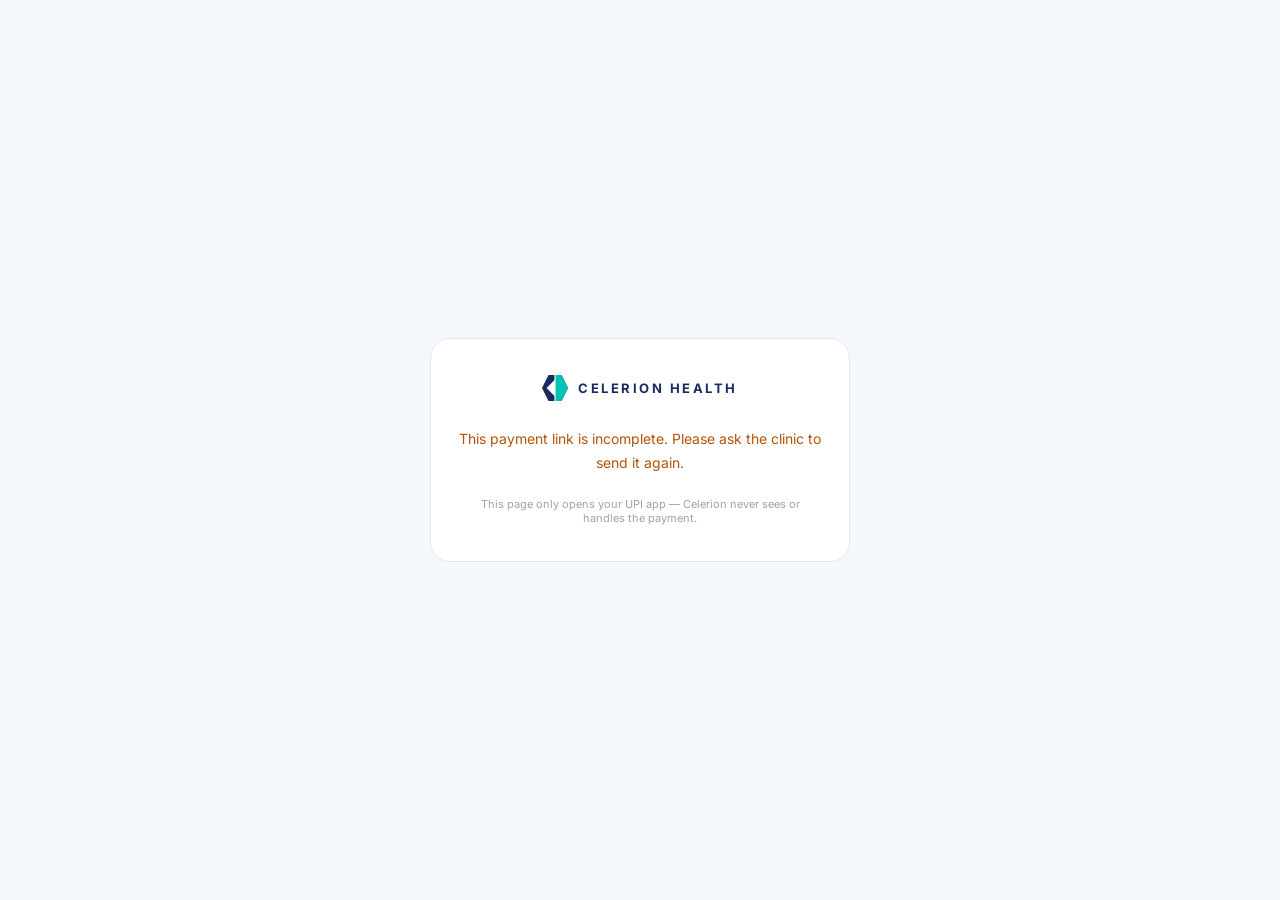
<file: pay.html>
<!DOCTYPE html>
<html lang="en">
<head>
<meta charset="UTF-8">
<meta name="viewport" content="width=device-width, initial-scale=1.0">
<title>Pay your clinic — Celerion Health</title>
<meta name="robots" content="noindex">
<link href="https://fonts.googleapis.com/css2?family=Inter:wght@400;500;600;700;800&display=swap" rel="stylesheet">
<style>
*{box-sizing:border-box;margin:0;padding:0}
body{font-family:'Inter',sans-serif;background:#F4F8FC;color:#111827;min-height:100vh;
     display:flex;flex-direction:column;align-items:center;justify-content:center;padding:24px;}
.card{background:#fff;border:1px solid #e5e7eb;border-radius:20px;padding:36px 28px;max-width:420px;width:100%;text-align:center;}
.brand{display:flex;align-items:center;justify-content:center;gap:10px;margin-bottom:26px;}
.brand span{font-size:13px;font-weight:700;letter-spacing:2.5px;color:#1A2B5E;}
.to{font-size:14px;color:#6b7280;margin-bottom:6px;}
.payee{font-size:20px;font-weight:700;color:#1A2B5E;margin-bottom:2px;}
.vpa{font-size:13px;color:#9ca3af;margin-bottom:22px;word-break:break-all;}
.amount{font-size:44px;font-weight:800;color:#1A2B5E;margin-bottom:6px;}
.note{font-size:13px;color:#6b7280;margin-bottom:26px;}
.btn{display:block;width:100%;background:#00C4B4;color:#fff;border:none;border-radius:12px;
     padding:16px;font-family:'Inter',sans-serif;font-weight:700;font-size:16px;cursor:pointer;text-decoration:none;}
.btn:active{background:#00A99C;}
.btn.alt{background:#1A2B5E;margin-top:10px;}
.btn.alt:active{background:#142248;}
.btn.plain{background:#fff;color:#1A2B5E;border:1.5px solid #d1dde8;margin-top:10px;}
.hint{font-size:12px;color:#9ca3af;margin-top:16px;line-height:1.6;}
.err{font-size:14px;color:#b45309;line-height:1.7;}
.foot{margin-top:22px;font-size:11px;color:#9ca3af;}
</style>
</head>
<body>
<div class="card">
  <div class="brand">
    <svg width="26" height="26" viewBox="0 0 34 34" xmlns="http://www.w3.org/2000/svg">
      <polygon points="8.5,0 25.5,0 34,17 25.5,34 8.5,34 0,17" fill="#1A2B5E"/>
      <polygon points="17,0 25.5,0 34,17 25.5,34 17,34" fill="#00C4B4"/>
      <line x1="17" y1="0" x2="17" y2="34" stroke="white" stroke-width="1.5"/>
      <polygon points="6,17 17,6 17,28" fill="white"/>
    </svg>
    <span>CELERION HEALTH</span>
  </div>
  <div id="content"></div>
  <div class="foot">This page only opens your UPI app — Celerion never sees or handles the payment.</div>
</div>
<script>
(function(){
  const q = new URLSearchParams(location.search);
  const pa = (q.get('pa')||'').trim();
  const pn = (q.get('pn')||'Your clinic').trim();
  const am = (q.get('am')||'').trim();
  const tn = (q.get('tn')||'Consultation').trim();
  const box = document.getElementById('content');
  const okVpa = /^[a-zA-Z0-9.\-_]{2,}@[a-zA-Z]{2,}$/.test(pa);
  const okAmt = /^\d+(\.\d{1,2})?$/.test(am) && parseFloat(am) > 0 && parseFloat(am) <= 100000;
  if (!okVpa || !okAmt) {
    box.innerHTML = '<p class="err">This payment link is incomplete. Please ask the clinic to send it again.</p>';
    return;
  }
  const esc = s => s.replace(/[&<>"']/g, c => ({'&':'&amp;','<':'&lt;','>':'&gt;','"':'&quot;',"'":'&#39;'}[c]));
  const ps = 'pa=' + encodeURIComponent(pa) + '&pn=' + encodeURIComponent(pn)
           + '&am=' + encodeURIComponent(am) + '&cu=INR&tn=' + encodeURIComponent(tn.slice(0,40));
  // iPhones have no chooser for upi:// — whichever app registered the scheme wins.
  // So each app gets its own direct link, plus a generic fallback.
  box.innerHTML =
    '<div class="to">Paying</div>' +
    '<div class="payee">' + esc(pn) + '</div>' +
    '<div class="vpa">' + esc(pa) + '</div>' +
    '<div class="amount">&#8377;' + esc(am) + '</div>' +
    '<div class="note">' + esc(tn) + '</div>' +
    '<a class="btn" href="gpay://upi/pay?' + ps + '">Pay with Google Pay</a>' +
    '<a class="btn alt" href="phonepe://pay?' + ps + '">Pay with PhonePe</a>' +
    '<a class="btn alt" href="paytmmp://pay?' + ps + '">Pay with Paytm</a>' +
    '<a class="btn plain" href="upi://pay?' + ps + '">Any other UPI app</a>' +
    '<div class="hint">The amount is filled in automatically.<br>' +
    'After paying, your clinic marks the bill as paid.</div>';
})();
</script>
</body>
</html>
</file>
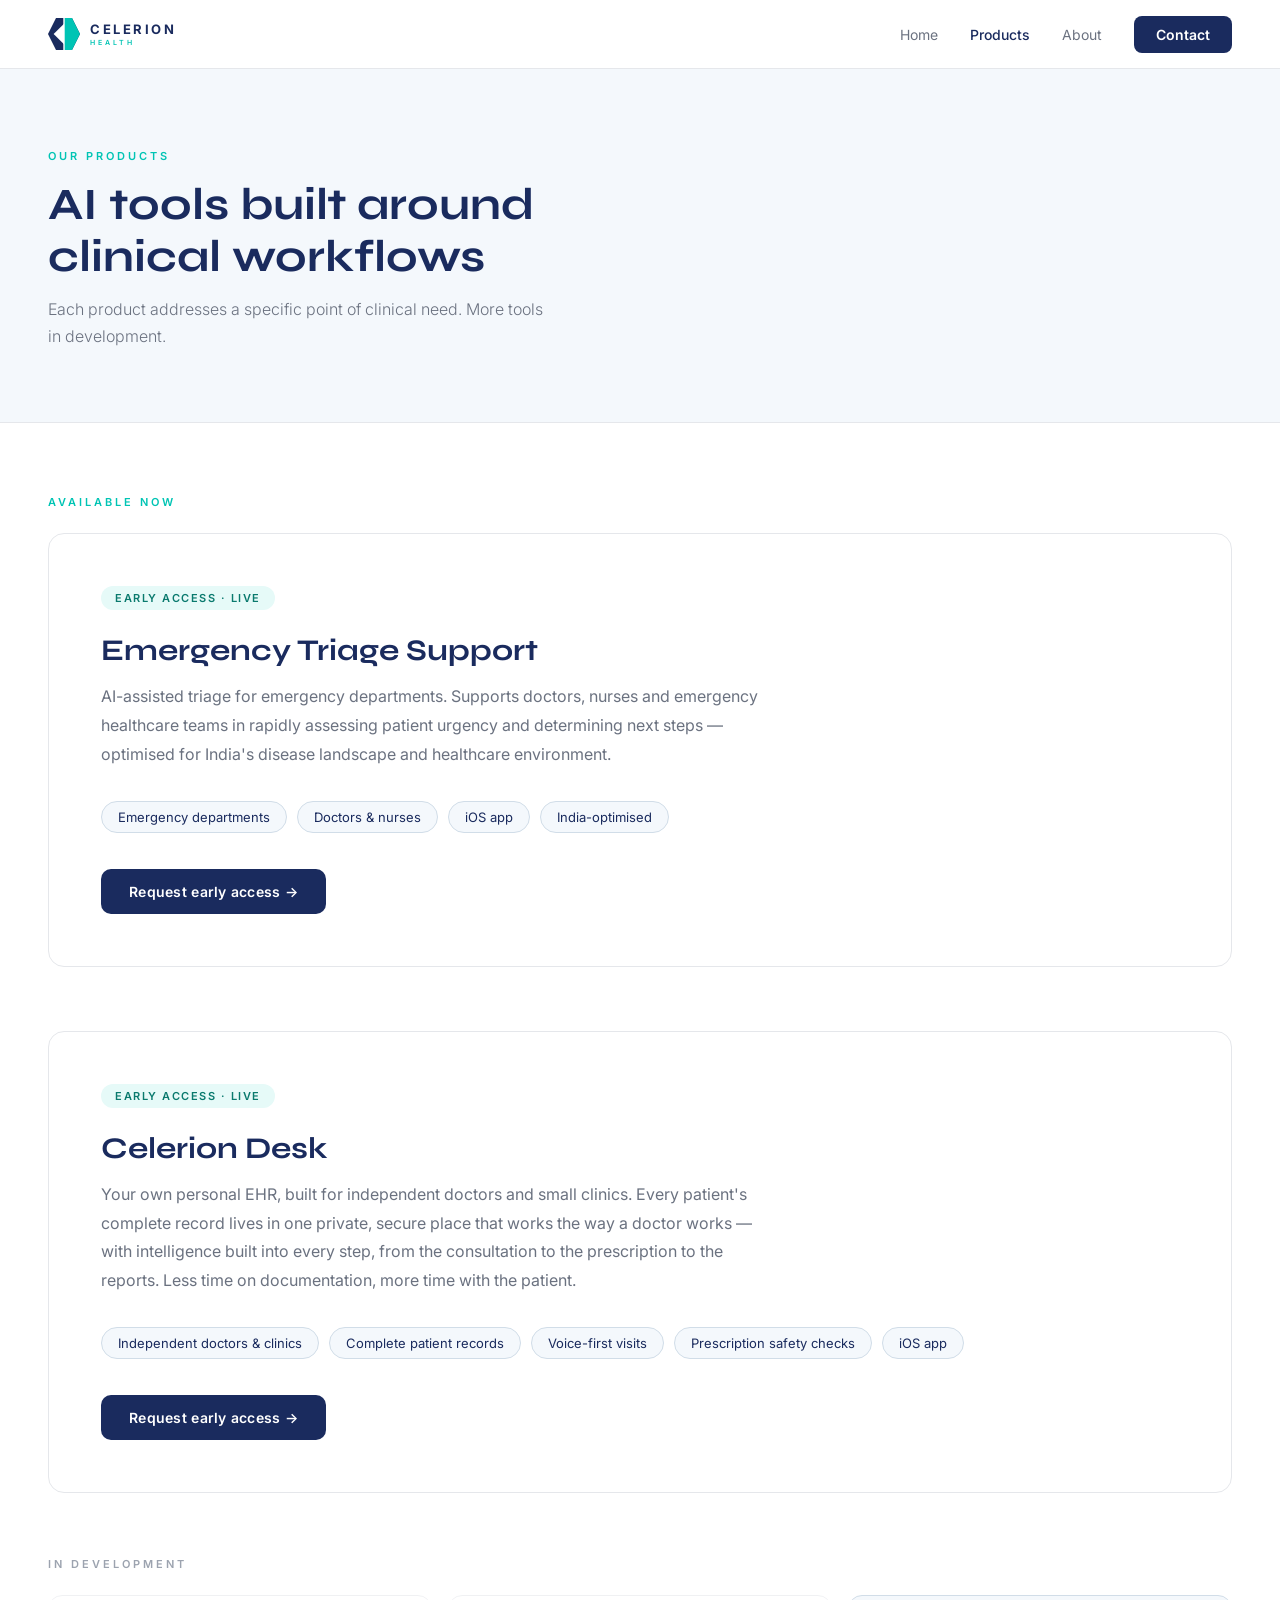
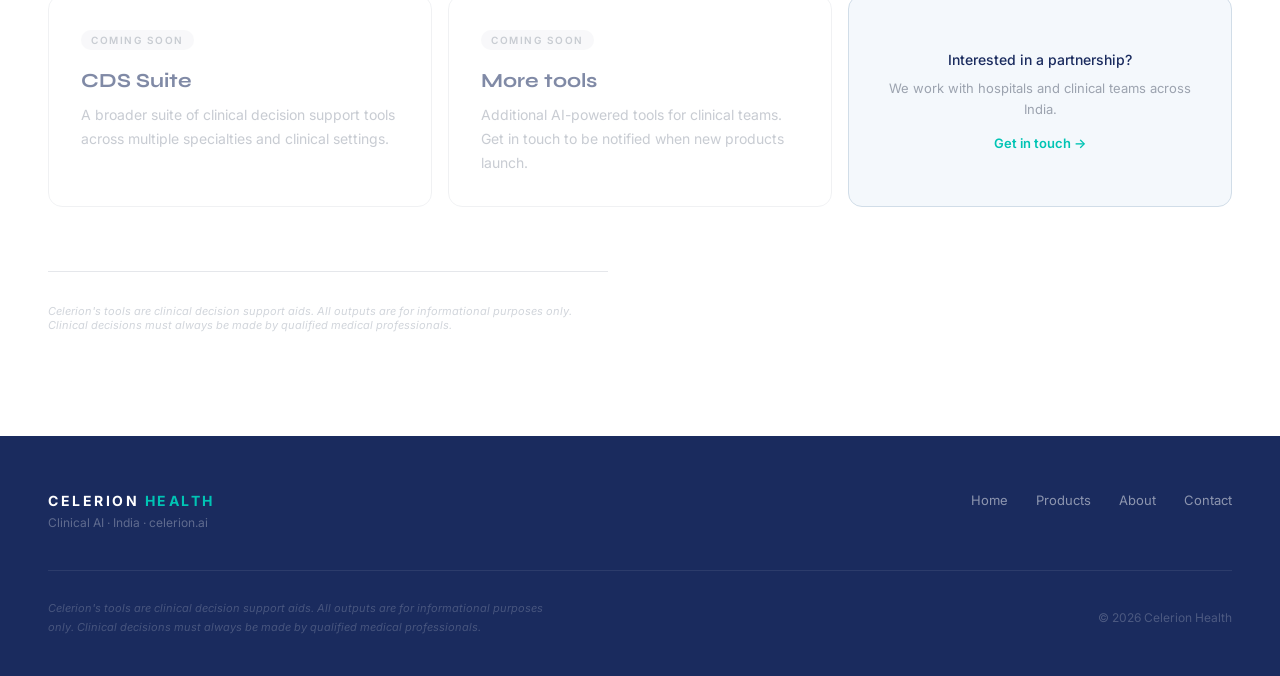
<file: products.html>
<!DOCTYPE html>
<html lang="en">
<head>
<meta charset="UTF-8">
<meta name="viewport" content="width=device-width, initial-scale=1.0">
<title>Products — Celerion Health</title>
<meta name="description" content="Celerion Health products: Emergency Triage Support for hospital EDs and Celerion Desk, the AI practice companion for independent doctors in India.">
<link rel="preconnect" href="https://fonts.googleapis.com">
<link href="https://fonts.googleapis.com/css2?family=Inter:wght@300;400;500;600;700;800&family=Syne:wght@700;800&display=swap" rel="stylesheet">
<link rel="stylesheet" href="shared.css">
<style>
  .page-hero{background:#F4F8FC;padding:80px 0 72px;border-bottom:1px solid #e5e7eb;}
  .page-title{font-family:'Syne',sans-serif;font-weight:700;font-size:clamp(28px,3.5vw,48px);line-height:1.15;color:#1A2B5E;margin-bottom:14px;max-width:560px;}
  .page-sub{font-size:16px;font-weight:300;color:#6b7280;line-height:1.7;max-width:500px;}

  main{padding:72px 0;}

  .section-label{font-size:11px;font-weight:600;letter-spacing:3px;color:#00C4B4;text-transform:uppercase;margin-bottom:24px;}
  .section-label.muted{color:#9ca3af;}

  .product-card{background:#fff;border:1px solid #e5e7eb;border-radius:16px;padding:52px;margin-bottom:64px;}
  .product-badge{display:inline-block;background:#e6faf8;color:#0a7a6e;font-size:11px;font-weight:600;letter-spacing:1.5px;padding:5px 14px;border-radius:100px;text-transform:uppercase;margin-bottom:22px;}
  .product-title{font-family:'Syne',sans-serif;font-size:30px;font-weight:700;color:#1A2B5E;margin-bottom:14px;line-height:1.2;}
  .product-desc{font-size:16px;color:#6b7280;line-height:1.8;max-width:680px;margin-bottom:32px;}
  .product-tags{display:flex;flex-wrap:wrap;gap:10px;margin-bottom:36px;}
  .tag{background:#F4F8FC;border:1px solid #d1dde8;color:#1A2B5E;font-size:13px;padding:7px 16px;border-radius:100px;}

  .coming-grid{display:grid;grid-template-columns:1fr 1fr 1fr;gap:16px;margin-bottom:64px;}
  .coming-card{background:#fff;border:1px solid #e5e7eb;border-radius:14px;padding:32px;opacity:.55;}
  .coming-badge{display:inline-block;background:#f3f4f6;color:#9ca3af;font-size:10px;font-weight:600;letter-spacing:1.5px;padding:4px 10px;border-radius:100px;text-transform:uppercase;margin-bottom:18px;}
  .coming-title{font-family:'Syne',sans-serif;font-size:20px;font-weight:700;color:#1A2B5E;margin-bottom:10px;}
  .coming-desc{font-size:14px;color:#9ca3af;line-height:1.7;}
  .partner-card{background:#F4F8FC;border:1px solid #d1dde8;border-radius:14px;padding:32px;display:flex;flex-direction:column;justify-content:center;align-items:center;text-align:center;}
  .partner-title{font-size:14px;font-weight:500;color:#1A2B5E;margin-bottom:10px;}
  .partner-sub{font-size:13px;color:#9ca3af;line-height:1.6;margin-bottom:16px;}
  .partner-link{font-size:13px;font-weight:600;color:#00C4B4;text-decoration:none;}
  .partner-link:hover{color:#00A99C;}

  .disclaimer{border-top:1px solid #e5e7eb;padding:32px 0;font-size:11px;color:#d1d5db;font-style:italic;max-width:560px;}

  @media(max-width:900px){
    .page-hero{padding:56px 0;}
    main{padding:48px 0;}
    .product-card{padding:32px 24px;}
    .coming-grid{grid-template-columns:1fr;}
  }
</style>
</head>
<body>

<nav>
  <div class="nav-inner">
    <a href="index.html" class="nav-logo">
      <svg viewBox="0 0 34 34" fill="none" xmlns="http://www.w3.org/2000/svg">
        <polygon points="8.5,0 25.5,0 34,17 25.5,34 8.5,34 0,17" fill="#1A2B5E"/>
        <polygon points="17,0 25.5,0 34,17 25.5,34 17,34" fill="#00C4B4"/>
        <line x1="17" y1="0" x2="17" y2="34" stroke="white" stroke-width="1.5"/>
        <polygon points="6,17 17,6 17,28" fill="white"/>
      </svg>
      <div class="nav-brand">
        <span class="nav-brand-name">CELERION</span>
        <span class="nav-brand-sub">HEALTH</span>
      </div>
    </a>
    <ul class="nav-links">
      <li><a href="index.html">Home</a></li>
      <li><a href="products.html" class="active">Products</a></li>
      <li><a href="about.html">About</a></li>
      <li><a href="contact.html" class="nav-cta">Contact</a></li>
    </ul>
  </div>
</nav>

<div class="page-hero">
  <div class="container">
    <p class="eyebrow">Our Products</p>
    <h1 class="page-title">AI tools built around clinical workflows</h1>
    <p class="page-sub">Each product addresses a specific point of clinical need. More tools in development.</p>
  </div>
</div>

<main>
  <div class="container">

    <div class="section-label">Available now</div>
    <div class="product-card">
      <div class="product-badge">Early Access · Live</div>
      <div class="product-title">Emergency Triage Support</div>
      <p class="product-desc">AI-assisted triage for emergency departments. Supports doctors, nurses and emergency healthcare teams in rapidly assessing patient urgency and determining next steps — optimised for India's disease landscape and healthcare environment.</p>
      <div class="product-tags">
        <span class="tag">Emergency departments</span>
        <span class="tag">Doctors &amp; nurses</span>
        <span class="tag">iOS app</span>
        <span class="tag">India-optimised</span>
      </div>
      <a href="contact.html" class="btn">Request early access &rarr;</a>
    </div>

    <div class="product-card">
      <div class="product-badge">Early Access · Live</div>
      <div class="product-title">Celerion Desk</div>
      <p class="product-desc">Your own personal EHR, built for independent doctors and small clinics. Every patient's complete record lives in one private, secure place that works the way a doctor works — with intelligence built into every step, from the consultation to the prescription to the reports. Less time on documentation, more time with the patient.</p>
      <div class="product-tags">
        <span class="tag">Independent doctors &amp; clinics</span>
        <span class="tag">Complete patient records</span>
        <span class="tag">Voice-first visits</span>
        <span class="tag">Prescription safety checks</span>
        <span class="tag">iOS app</span>
      </div>
      <a href="contact.html" class="btn">Request early access &rarr;</a>
    </div>

    <div class="section-label muted">In development</div>
    <div class="coming-grid">
      <div class="coming-card">
        <div class="coming-badge">Coming soon</div>
        <div class="coming-title">CDS Suite</div>
        <p class="coming-desc">A broader suite of clinical decision support tools across multiple specialties and clinical settings.</p>
      </div>
      <div class="coming-card">
        <div class="coming-badge">Coming soon</div>
        <div class="coming-title">More tools</div>
        <p class="coming-desc">Additional AI-powered tools for clinical teams. Get in touch to be notified when new products launch.</p>
      </div>
      <div class="partner-card">
        <div class="partner-title">Interested in a partnership?</div>
        <p class="partner-sub">We work with hospitals and clinical teams across India.</p>
        <a href="contact.html" class="partner-link">Get in touch &rarr;</a>
      </div>
    </div>

    <div class="disclaimer">Celerion's tools are clinical decision support aids. All outputs are for informational purposes only. Clinical decisions must always be made by qualified medical professionals.</div>

  </div>
</main>

<footer>
  <div class="footer-inner">
    <div class="footer-top">
      <div>
        <div class="footer-brand-name">CELERION <span>HEALTH</span></div>
        <div class="footer-brand-tag">Clinical AI · India · celerion.ai</div>
      </div>
      <div class="footer-links">
        <a href="index.html">Home</a>
        <a href="products.html">Products</a>
        <a href="about.html">About</a>
        <a href="contact.html">Contact</a>
      </div>
    </div>
    <div class="footer-bottom">
      <div class="footer-disc">Celerion's tools are clinical decision support aids. All outputs are for informational purposes only. Clinical decisions must always be made by qualified medical professionals.</div>
      <div class="footer-copy">&copy; 2026 Celerion Health</div>
    </div>
  </div>
</footer>

</body>
</html>
</file>
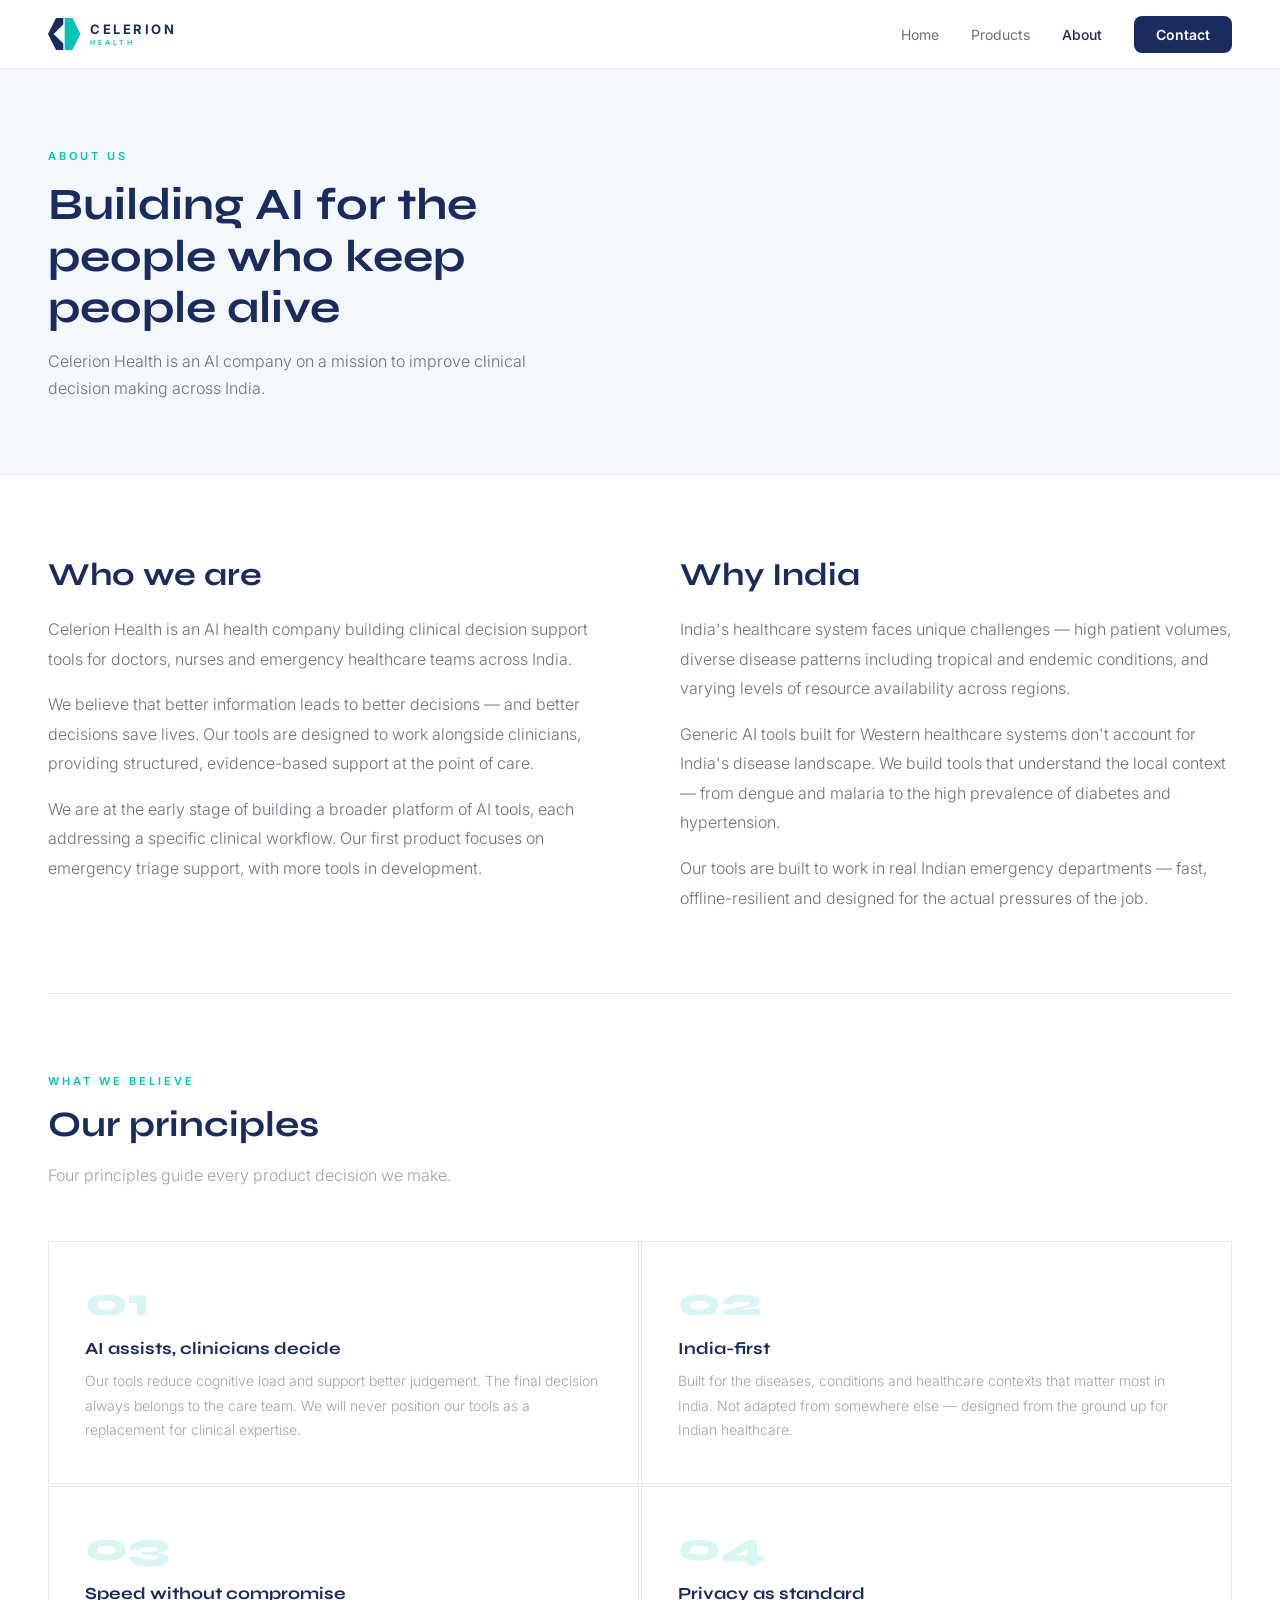
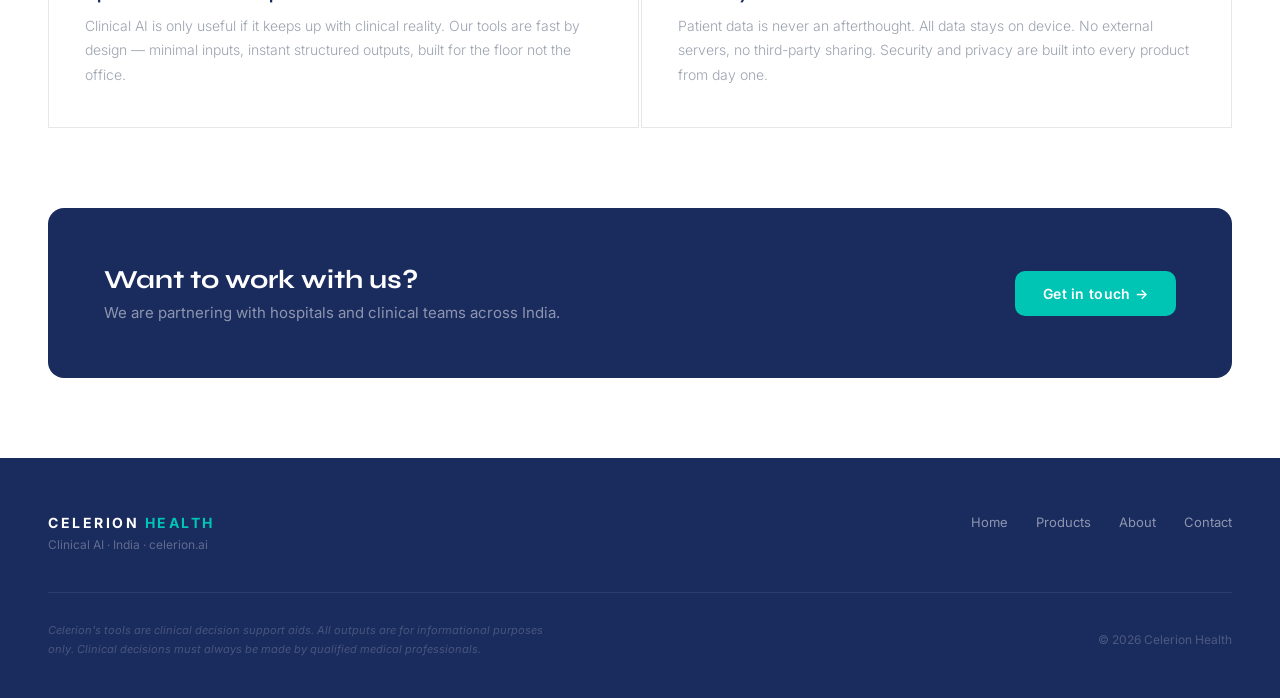
<file: site_about.html>
<!DOCTYPE html>
<html lang="en">
<head>
<meta charset="UTF-8">
<meta name="viewport" content="width=device-width, initial-scale=1.0">
<title>About — Celerion Health</title>
<meta name="description" content="Celerion Health is an AI company building clinical decision support tools for healthcare teams across India.">
<link rel="preconnect" href="https://fonts.googleapis.com">
<link href="https://fonts.googleapis.com/css2?family=Inter:wght@300;400;500;600;700;800&family=Syne:wght@700;800&display=swap" rel="stylesheet">
<link rel="stylesheet" href="shared.css">
<style>
  .page-hero{background:#F4F8FC;padding:80px 0 72px;border-bottom:1px solid #e5e7eb;}
  .page-title{font-family:'Syne',sans-serif;font-weight:700;font-size:clamp(28px,3.5vw,48px);line-height:1.15;color:#1A2B5E;margin-bottom:14px;max-width:560px;}
  .page-sub{font-size:16px;font-weight:300;color:#6b7280;line-height:1.7;max-width:500px;}

  main{padding:80px 0;}

  .about-grid{display:grid;grid-template-columns:1fr 1fr;gap:80px;align-items:start;margin-bottom:80px;}
  .about-title{font-family:'Syne',sans-serif;font-size:clamp(22px,2.5vw,36px);font-weight:700;color:#1A2B5E;margin-bottom:20px;line-height:1.25;}
  .about-body{font-size:16px;font-weight:300;color:#6b7280;line-height:1.85;}
  .about-body p{margin-bottom:16px;}
  .about-body p:last-child{margin-bottom:0;}

  .divider{border:none;border-top:1px solid #e5e7eb;margin:80px 0;}

  .values-section{margin-bottom:80px;}
  .sec-title{font-family:'Syne',sans-serif;font-weight:700;font-size:clamp(24px,2.8vw,40px);line-height:1.15;color:#1A2B5E;margin-bottom:16px;}
  .sec-sub{font-size:16px;font-weight:300;color:#9ca3af;line-height:1.75;max-width:500px;margin-bottom:52px;}

  .values-grid{display:grid;grid-template-columns:repeat(2,1fr);gap:2px;}
  .value{padding:40px 36px;border:1px solid #e5e7eb;background:#fff;}
  .value-num{font-family:'Syne',sans-serif;font-size:40px;font-weight:800;color:rgba(0,196,180,.15);line-height:1;margin-bottom:16px;}
  .value-title{font-family:'Syne',sans-serif;font-size:17px;font-weight:700;color:#1A2B5E;margin-bottom:10px;}
  .value-desc{font-size:14px;font-weight:300;color:#9ca3af;line-height:1.75;}

  .cta-strip{background:#1A2B5E;border-radius:16px;padding:56px;display:flex;justify-content:space-between;align-items:center;gap:32px;flex-wrap:wrap;}
  .cta-strip-title{font-family:'Syne',sans-serif;font-size:26px;font-weight:700;color:#fff;margin-bottom:8px;}
  .cta-strip-sub{font-size:15px;color:rgba(255,255,255,.5);}

  @media(max-width:900px){
    .page-hero{padding:56px 0;}
    main{padding:56px 0;}
    .about-grid{grid-template-columns:1fr;gap:40px;}
    .values-grid{grid-template-columns:1fr;}
    .cta-strip{padding:36px 24px;}
    .divider{margin:48px 0;}
  }
</style>
</head>
<body>

<nav>
  <div class="nav-inner">
    <a href="index.html" class="nav-logo">
      <svg viewBox="0 0 34 34" fill="none" xmlns="http://www.w3.org/2000/svg">
        <polygon points="8.5,0 25.5,0 34,17 25.5,34 8.5,34 0,17" fill="#1A2B5E"/>
        <polygon points="17,0 25.5,0 34,17 25.5,34 17,34" fill="#00C4B4"/>
        <line x1="17" y1="0" x2="17" y2="34" stroke="white" stroke-width="1.5"/>
        <polygon points="6,17 17,6 17,28" fill="white"/>
      </svg>
      <div class="nav-brand">
        <span class="nav-brand-name">CELERION</span>
        <span class="nav-brand-sub">HEALTH</span>
      </div>
    </a>
    <ul class="nav-links">
      <li><a href="index.html">Home</a></li>
      <li><a href="products.html">Products</a></li>
      <li><a href="about.html" class="active">About</a></li>
      <li><a href="contact.html" class="nav-cta">Contact</a></li>
    </ul>
  </div>
</nav>

<div class="page-hero">
  <div class="container">
    <p class="eyebrow">About us</p>
    <h1 class="page-title">Building AI for the people who keep people alive</h1>
    <p class="page-sub">Celerion Health is an AI company on a mission to improve clinical decision making across India.</p>
  </div>
</div>

<main>
  <div class="container">

    <div class="about-grid">
      <div>
        <h2 class="about-title">Who we are</h2>
        <div class="about-body">
          <p>Celerion Health is an AI health company building clinical decision support tools for doctors, nurses and emergency healthcare teams across India.</p>
          <p>We believe that better information leads to better decisions — and better decisions save lives. Our tools are designed to work alongside clinicians, providing structured, evidence-based support at the point of care.</p>
          <p>We are at the early stage of building a broader platform of AI tools, each addressing a specific clinical workflow. Our first product focuses on emergency triage support, with more tools in development.</p>
        </div>
      </div>
      <div>
        <h2 class="about-title">Why India</h2>
        <div class="about-body">
          <p>India's healthcare system faces unique challenges — high patient volumes, diverse disease patterns including tropical and endemic conditions, and varying levels of resource availability across regions.</p>
          <p>Generic AI tools built for Western healthcare systems don't account for India's disease landscape. We build tools that understand the local context — from dengue and malaria to the high prevalence of diabetes and hypertension.</p>
          <p>Our tools are built to work in real Indian emergency departments — fast, offline-resilient and designed for the actual pressures of the job.</p>
        </div>
      </div>
    </div>

    <hr class="divider">

    <div class="values-section">
      <p class="eyebrow">What we believe</p>
      <h2 class="sec-title">Our principles</h2>
      <p class="sec-sub">Four principles guide every product decision we make.</p>
      <div class="values-grid">
        <div class="value"><div class="value-num">01</div><div class="value-title">AI assists, clinicians decide</div><p class="value-desc">Our tools reduce cognitive load and support better judgement. The final decision always belongs to the care team. We will never position our tools as a replacement for clinical expertise.</p></div>
        <div class="value"><div class="value-num">02</div><div class="value-title">India-first</div><p class="value-desc">Built for the diseases, conditions and healthcare contexts that matter most in India. Not adapted from somewhere else — designed from the ground up for Indian healthcare.</p></div>
        <div class="value"><div class="value-num">03</div><div class="value-title">Speed without compromise</div><p class="value-desc">Clinical AI is only useful if it keeps up with clinical reality. Our tools are fast by design — minimal inputs, instant structured outputs, built for the floor not the office.</p></div>
        <div class="value"><div class="value-num">04</div><div class="value-title">Privacy as standard</div><p class="value-desc">Patient data is never an afterthought. All data stays on device. No external servers, no third-party sharing. Security and privacy are built into every product from day one.</p></div>
      </div>
    </div>

    <div class="cta-strip">
      <div>
        <div class="cta-strip-title">Want to work with us?</div>
        <div class="cta-strip-sub">We are partnering with hospitals and clinical teams across India.</div>
      </div>
      <a href="contact.html" class="btn btn-teal">Get in touch &rarr;</a>
    </div>

  </div>
</main>

<footer>
  <div class="footer-inner">
    <div class="footer-top">
      <div>
        <div class="footer-brand-name">CELERION <span>HEALTH</span></div>
        <div class="footer-brand-tag">Clinical AI · India · celerion.ai</div>
      </div>
      <div class="footer-links">
        <a href="index.html">Home</a>
        <a href="products.html">Products</a>
        <a href="about.html">About</a>
        <a href="contact.html">Contact</a>
      </div>
    </div>
    <div class="footer-bottom">
      <div class="footer-disc">Celerion's tools are clinical decision support aids. All outputs are for informational purposes only. Clinical decisions must always be made by qualified medical professionals.</div>
      <div class="footer-copy">&copy; 2026 Celerion Health</div>
    </div>
  </div>
</footer>

</body>
</html>
</file>
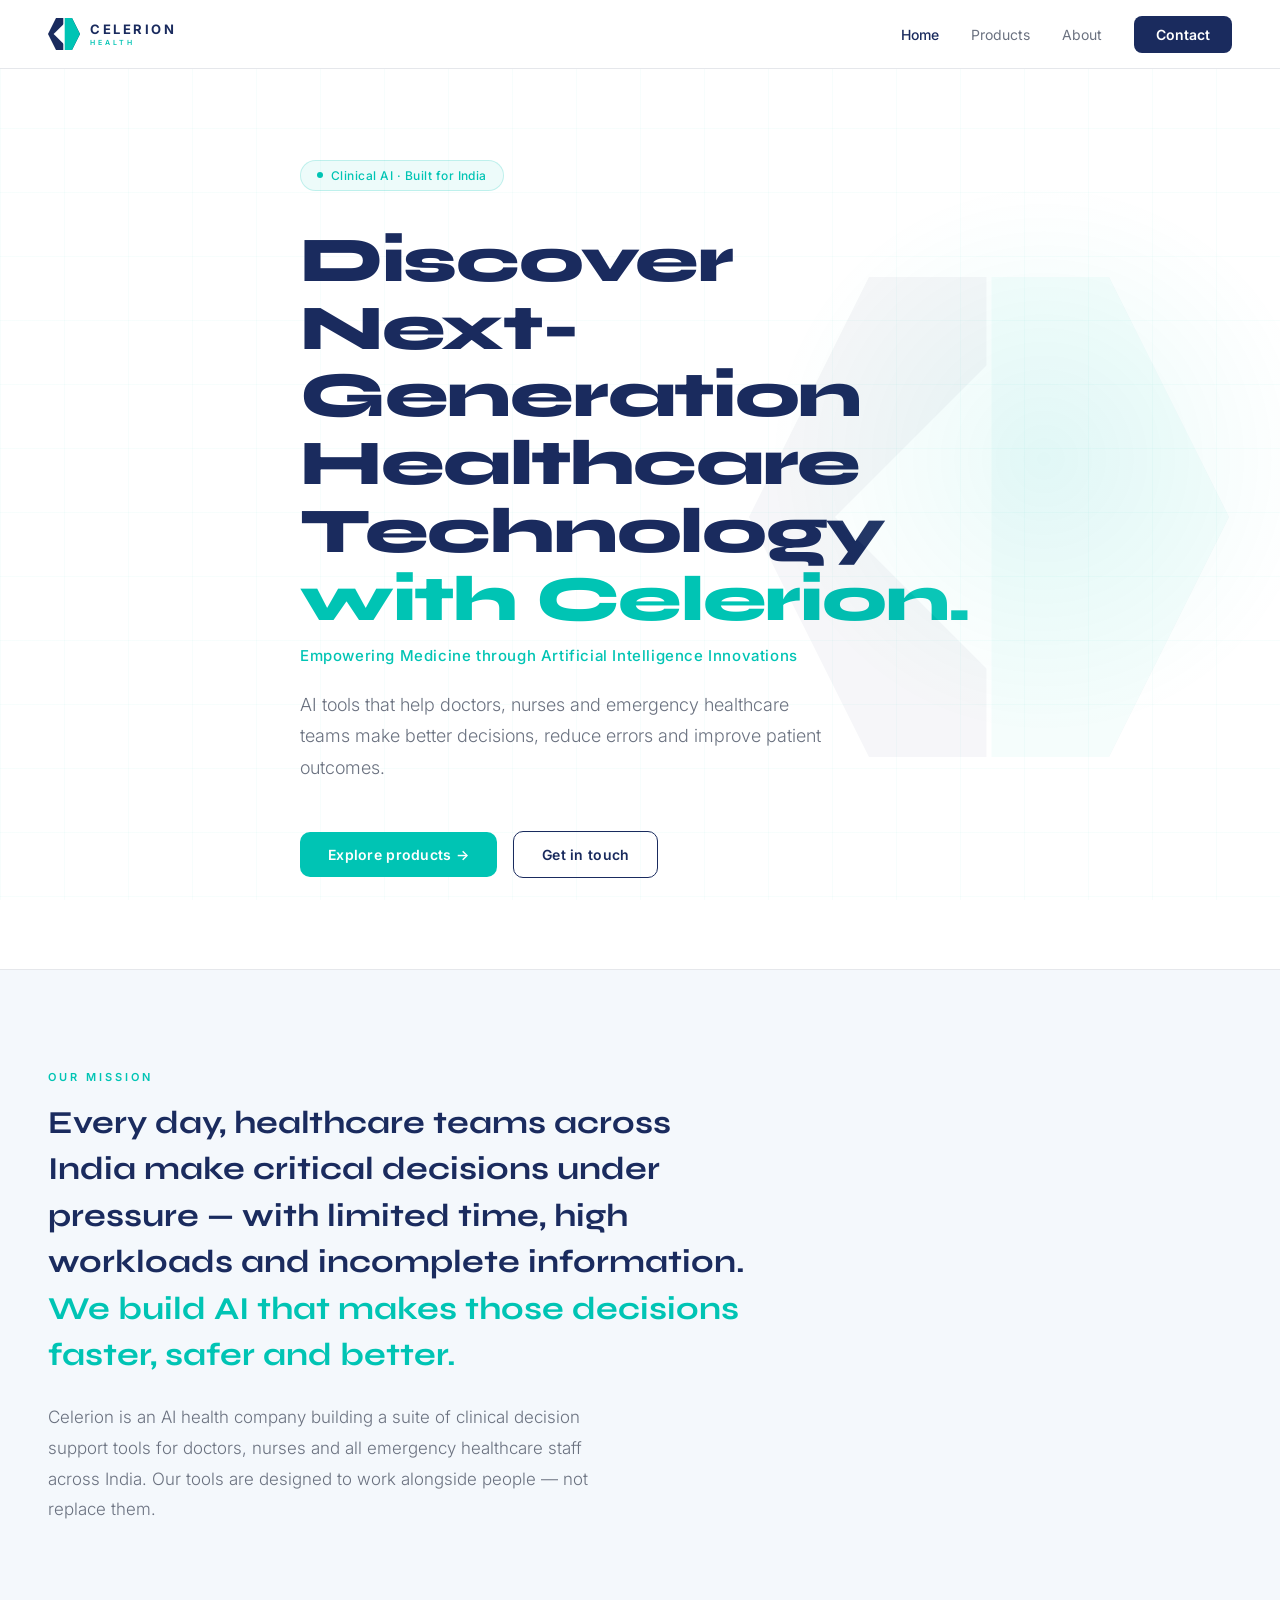
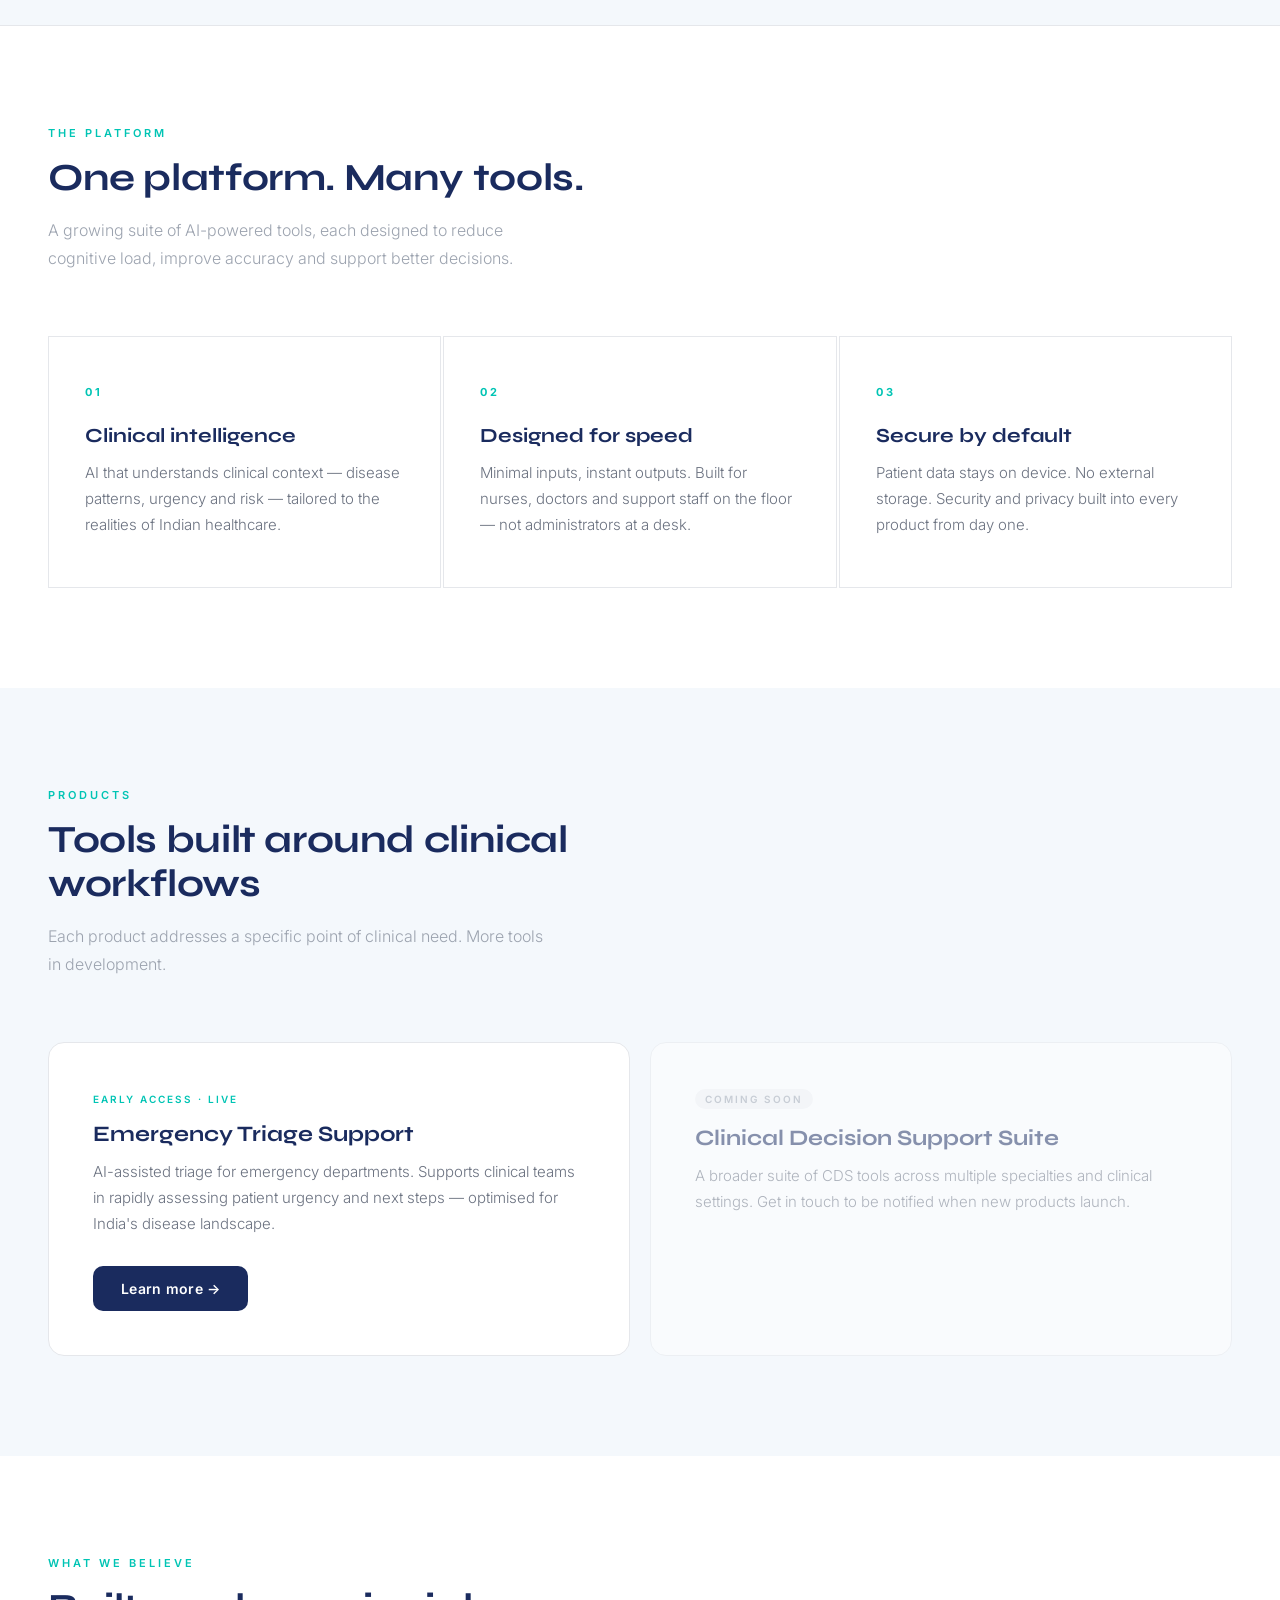
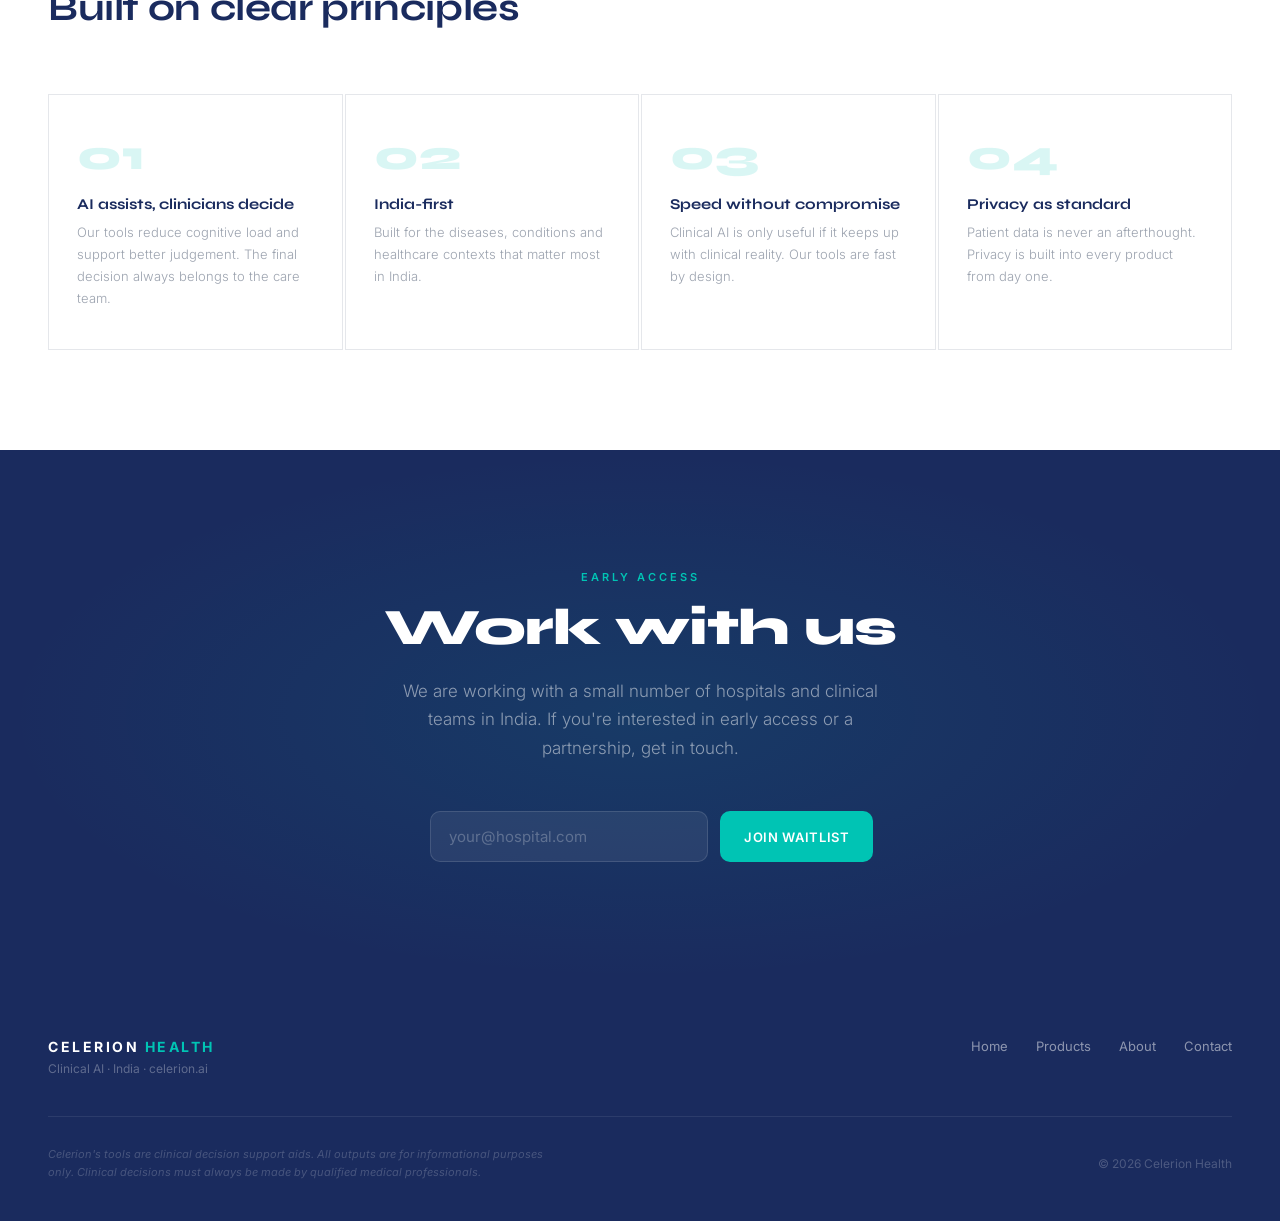
<file: site_index.html>
<!DOCTYPE html>
<html lang="en">
<head>
<meta charset="UTF-8">
<meta name="viewport" content="width=device-width, initial-scale=1.0">
<title>Celerion Health — AI for Clinical Decision Making</title>
<meta name="description" content="Celerion builds AI tools that help doctors, nurses and emergency healthcare teams make better decisions. Empowering Medicine through Artificial Intelligence Innovations.">
<link rel="preconnect" href="https://fonts.googleapis.com">
<link href="https://fonts.googleapis.com/css2?family=Inter:wght@300;400;500;600;700;800&family=Syne:wght@700;800&display=swap" rel="stylesheet">
<link rel="stylesheet" href="shared.css">
<style>
  body::before{content:'';position:fixed;inset:0;background-image:linear-gradient(rgba(0,196,180,.03) 1px,transparent 1px),linear-gradient(90deg,rgba(0,196,180,.03) 1px,transparent 1px);background-size:64px 64px;pointer-events:none;z-index:0;}

  /* HERO */
  #hero{position:relative;min-height:100vh;display:flex;align-items:center;padding:80px 0;z-index:1;overflow:hidden;}
  .hero-glow{position:absolute;top:10%;right:-5%;width:600px;height:600px;background:radial-gradient(circle,rgba(0,196,180,.08) 0%,transparent 65%);pointer-events:none;}
  .hero-content{max-width:680px;}
  .hero-badge{display:inline-flex;align-items:center;gap:8px;background:rgba(0,196,180,.07);border:1px solid rgba(0,196,180,.2);border-radius:100px;padding:7px 16px;font-size:12px;font-weight:500;color:#00C4B4;letter-spacing:.04em;margin-bottom:36px;}
  .badge-dot{width:6px;height:6px;background:#00C4B4;border-radius:50%;animation:blink 2s ease-in-out infinite;}
  .hero-title{font-family:'Syne',sans-serif;font-weight:800;font-size:clamp(42px,5vw,76px);line-height:1.06;letter-spacing:-.02em;color:#1A2B5E;margin-bottom:12px;}
  .hero-title .accent{color:#00C4B4;}
  .hero-tagline{font-size:15px;font-weight:500;color:#00C4B4;letter-spacing:.04em;margin-bottom:24px;}
  .hero-sub{font-size:18px;font-weight:300;color:#6b7280;line-height:1.75;max-width:540px;margin-bottom:48px;}
  .hero-actions{display:flex;gap:16px;flex-wrap:wrap;align-items:center;}
  .hero-mark{position:absolute;right:4%;top:50%;transform:translateY(-50%);opacity:.04;pointer-events:none;}
  .hero-mark svg{width:480px;height:480px;}

  /* MISSION */
  #mission{position:relative;z-index:1;background:#F4F8FC;border-top:1px solid #e5e7eb;border-bottom:1px solid #e5e7eb;padding:100px 0;}
  .mission-quote{font-family:'Syne',sans-serif;font-size:clamp(20px,2.5vw,32px);font-weight:700;line-height:1.45;color:#1A2B5E;margin-bottom:24px;max-width:700px;}
  .mission-quote .hl{color:#00C4B4;}
  .mission-body{font-size:17px;font-weight:300;color:#6b7280;line-height:1.8;max-width:580px;}

  /* PLATFORM */
  #platform{position:relative;z-index:1;padding:100px 0;}
  .sec-title{font-family:'Syne',sans-serif;font-weight:700;font-size:clamp(26px,3vw,44px);line-height:1.15;letter-spacing:-.01em;color:#1A2B5E;margin-bottom:16px;max-width:560px;}
  .sec-sub{font-size:16px;font-weight:300;color:#9ca3af;line-height:1.75;max-width:500px;margin-bottom:64px;}
  .pillars{display:grid;grid-template-columns:repeat(3,1fr);gap:2px;}
  .pillar{position:relative;background:#fff;border:1px solid #e5e7eb;padding:48px 36px;overflow:hidden;transition:background .3s;}
  .pillar:hover{background:#F4F8FC;}
  .pillar-bar{position:absolute;top:0;left:0;width:100%;height:2px;background:#00C4B4;transform:scaleX(0);transform-origin:left;transition:transform .4s ease;}
  .pillar:hover .pillar-bar{transform:scaleX(1);}
  .pillar-num{font-size:11px;font-weight:700;letter-spacing:3px;color:#00C4B4;margin-bottom:24px;display:block;}
  .pillar-title{font-family:'Syne',sans-serif;font-size:20px;font-weight:700;color:#1A2B5E;margin-bottom:12px;}
  .pillar-desc{font-size:15px;font-weight:300;color:#6b7280;line-height:1.75;}

  /* PRODUCTS PREVIEW */
  #products{position:relative;z-index:1;background:#F4F8FC;padding:100px 0;}
  .products-grid{display:grid;grid-template-columns:1fr 1fr;gap:20px;}
  .prod-card{background:#fff;border:1px solid #e5e7eb;border-radius:16px;padding:44px;transition:border-color .3s,transform .3s;}
  .prod-card:hover{border-color:#00C4B4;transform:translateY(-3px);}
  .prod-card.dim{opacity:.5;}
  .prod-card.dim:hover{transform:none;border-color:#e5e7eb;}
  .prod-tag{display:inline-block;font-size:10px;font-weight:600;letter-spacing:2px;color:#00C4B4;text-transform:uppercase;margin-bottom:16px;}
  .prod-tag.soon{color:#9ca3af;background:#f3f4f6;padding:4px 10px;border-radius:100px;}
  .prod-title{font-family:'Syne',sans-serif;font-size:22px;font-weight:700;color:#1A2B5E;margin-bottom:12px;}
  .prod-desc{font-size:15px;font-weight:300;color:#6b7280;line-height:1.75;}

  /* VALUES */
  #values{position:relative;z-index:1;padding:100px 0;}
  .values-grid{display:grid;grid-template-columns:repeat(4,1fr);gap:2px;margin-top:64px;}
  .value{padding:40px 28px;border:1px solid #e5e7eb;background:#fff;}
  .value-num{font-family:'Syne',sans-serif;font-size:42px;font-weight:800;color:rgba(0,196,180,.15);line-height:1;margin-bottom:18px;}
  .value-title{font-family:'Syne',sans-serif;font-size:15px;font-weight:700;color:#1A2B5E;margin-bottom:8px;}
  .value-desc{font-size:13px;font-weight:300;color:#9ca3af;line-height:1.7;}

  /* CTA */
  #cta{position:relative;z-index:1;background:#1A2B5E;padding:120px 0;text-align:center;}
  .cta-glow{position:absolute;inset:0;background:radial-gradient(ellipse at center,rgba(0,196,180,.1) 0%,transparent 70%);pointer-events:none;}
  .cta-title{font-family:'Syne',sans-serif;font-weight:800;font-size:clamp(30px,4vw,56px);line-height:1.1;letter-spacing:-.02em;color:#fff;margin-bottom:20px;}
  .cta-sub{font-size:17px;font-weight:300;color:rgba(255,255,255,.5);margin-bottom:48px;line-height:1.7;max-width:520px;margin-left:auto;margin-right:auto;}
  .cta-form{display:flex;gap:12px;max-width:420px;margin:0 auto;}
  .cta-input{flex:1;background:rgba(255,255,255,.07);border:1px solid rgba(255,255,255,.12);border-radius:10px;padding:15px 18px;color:#fff;font-family:'Inter',sans-serif;font-size:15px;outline:none;transition:border-color .2s;}
  .cta-input::placeholder{color:rgba(255,255,255,.25);}
  .cta-input:focus{border-color:#00C4B4;}
  .cta-btn{background:#00C4B4;color:#fff;border:none;border-radius:10px;padding:15px 24px;font-family:'Inter',sans-serif;font-weight:600;font-size:13px;cursor:pointer;letter-spacing:.05em;transition:background .2s;white-space:nowrap;}
  .cta-btn:hover{background:#00A99C;}
  #form-msg{margin-top:16px;font-size:13px;color:#00C4B4;display:none;}

  @keyframes blink{0%,100%{opacity:1;transform:scale(1);}50%{opacity:.4;transform:scale(.8);}}

  @media(max-width:900px){
    #hero{padding:60px 0;min-height:auto;}
    .hero-mark{display:none;}
    #mission,#platform,#products,#values,#cta{padding:64px 0;}
    .pillars{grid-template-columns:1fr;}
    .products-grid{grid-template-columns:1fr;}
    .values-grid{grid-template-columns:1fr 1fr;}
    .cta-form{flex-direction:column;}
  }
  @media(max-width:540px){.values-grid{grid-template-columns:1fr;}}
</style>
</head>
<body>

<nav>
  <div class="nav-inner">
    <a href="index.html" class="nav-logo">
      <svg viewBox="0 0 34 34" fill="none" xmlns="http://www.w3.org/2000/svg">
        <polygon points="8.5,0 25.5,0 34,17 25.5,34 8.5,34 0,17" fill="#1A2B5E"/>
        <polygon points="17,0 25.5,0 34,17 25.5,34 17,34" fill="#00C4B4"/>
        <line x1="17" y1="0" x2="17" y2="34" stroke="white" stroke-width="1.5"/>
        <polygon points="6,17 17,6 17,28" fill="white"/>
      </svg>
      <div class="nav-brand">
        <span class="nav-brand-name">CELERION</span>
        <span class="nav-brand-sub">HEALTH</span>
      </div>
    </a>
    <ul class="nav-links">
      <li><a href="index.html" class="active">Home</a></li>
      <li><a href="products.html">Products</a></li>
      <li><a href="about.html">About</a></li>
      <li><a href="contact.html" class="nav-cta">Contact</a></li>
    </ul>
  </div>
</nav>

<section id="hero">
  <div class="hero-glow"></div>
  <div class="container">
    <div class="hero-content">
      <div class="hero-badge"><span class="badge-dot"></span>Clinical AI · Built for India</div>
      <h1 class="hero-title">Discover Next-Generation<br>Healthcare Technology<br><span class="accent">with Celerion.</span></h1>
      <p class="hero-tagline">Empowering Medicine through Artificial Intelligence Innovations</p>
      <p class="hero-sub">AI tools that help doctors, nurses and emergency healthcare teams make better decisions, reduce errors and improve patient outcomes.</p>
      <div class="hero-actions">
        <a href="products.html" class="btn btn-teal">Explore products &rarr;</a>
        <a href="contact.html" class="btn btn-outline">Get in touch</a>
      </div>
    </div>
  </div>
  <div class="hero-mark">
    <svg viewBox="0 0 480 480" fill="none" xmlns="http://www.w3.org/2000/svg">
      <polygon points="120,0 360,0 480,240 360,480 120,480 0,240" fill="#1A2B5E"/>
      <polygon points="240,0 360,0 480,240 360,480 240,480" fill="#00C4B4"/>
      <line x1="240" y1="0" x2="240" y2="480" stroke="white" stroke-width="5"/>
      <polygon points="86,240 240,86 240,394" fill="white"/>
    </svg>
  </div>
</section>

<section id="mission">
  <div class="container">
    <p class="eyebrow">Our mission</p>
    <p class="mission-quote">Every day, healthcare teams across India make critical decisions under pressure — with limited time, high workloads and incomplete information.<br><span class="hl">We build AI that makes those decisions faster, safer and better.</span></p>
    <p class="mission-body">Celerion is an AI health company building a suite of clinical decision support tools for doctors, nurses and all emergency healthcare staff across India. Our tools are designed to work alongside people — not replace them.</p>
  </div>
</section>

<section id="platform">
  <div class="container">
    <p class="eyebrow">The platform</p>
    <h2 class="sec-title">One platform. Many tools.</h2>
    <p class="sec-sub">A growing suite of AI-powered tools, each designed to reduce cognitive load, improve accuracy and support better decisions.</p>
    <div class="pillars">
      <div class="pillar"><div class="pillar-bar"></div><span class="pillar-num">01</span><div class="pillar-title">Clinical intelligence</div><p class="pillar-desc">AI that understands clinical context — disease patterns, urgency and risk — tailored to the realities of Indian healthcare.</p></div>
      <div class="pillar"><div class="pillar-bar"></div><span class="pillar-num">02</span><div class="pillar-title">Designed for speed</div><p class="pillar-desc">Minimal inputs, instant outputs. Built for nurses, doctors and support staff on the floor — not administrators at a desk.</p></div>
      <div class="pillar"><div class="pillar-bar"></div><span class="pillar-num">03</span><div class="pillar-title">Secure by default</div><p class="pillar-desc">Patient data stays on device. No external storage. Security and privacy built into every product from day one.</p></div>
    </div>
  </div>
</section>

<section id="products">
  <div class="container">
    <p class="eyebrow">Products</p>
    <h2 class="sec-title">Tools built around clinical workflows</h2>
    <p class="sec-sub">Each product addresses a specific point of clinical need. More tools in development.</p>
    <div class="products-grid">
      <div class="prod-card">
        <div class="prod-tag">Early access · Live</div>
        <div class="prod-title">Emergency Triage Support</div>
        <p class="prod-desc">AI-assisted triage for emergency departments. Supports clinical teams in rapidly assessing patient urgency and next steps — optimised for India's disease landscape.</p>
        <br>
        <a href="products.html" class="btn" style="margin-top:8px;">Learn more &rarr;</a>
      </div>
      <div class="prod-card dim">
        <div class="prod-tag soon">Coming soon</div>
        <div class="prod-title">Clinical Decision Support Suite</div>
        <p class="prod-desc">A broader suite of CDS tools across multiple specialties and clinical settings. Get in touch to be notified when new products launch.</p>
      </div>
    </div>
  </div>
</section>

<section id="values">
  <div class="container">
    <p class="eyebrow">What we believe</p>
    <h2 class="sec-title">Built on clear principles</h2>
    <div class="values-grid">
      <div class="value"><div class="value-num">01</div><div class="value-title">AI assists, clinicians decide</div><p class="value-desc">Our tools reduce cognitive load and support better judgement. The final decision always belongs to the care team.</p></div>
      <div class="value"><div class="value-num">02</div><div class="value-title">India-first</div><p class="value-desc">Built for the diseases, conditions and healthcare contexts that matter most in India.</p></div>
      <div class="value"><div class="value-num">03</div><div class="value-title">Speed without compromise</div><p class="value-desc">Clinical AI is only useful if it keeps up with clinical reality. Our tools are fast by design.</p></div>
      <div class="value"><div class="value-num">04</div><div class="value-title">Privacy as standard</div><p class="value-desc">Patient data is never an afterthought. Privacy is built into every product from day one.</p></div>
    </div>
  </div>
</section>

<section id="cta">
  <div class="cta-glow"></div>
  <div class="container" style="position:relative;z-index:1;">
    <p class="eyebrow" style="text-align:center;color:#00C4B4;">Early access</p>
    <h2 class="cta-title">Work with us</h2>
    <p class="cta-sub">We are working with a small number of hospitals and clinical teams in India. If you're interested in early access or a partnership, get in touch.</p>
    <form class="cta-form" onsubmit="handleSubmit(event)">
      <input type="email" id="email-field" class="cta-input" placeholder="your@hospital.com" required>
      <button type="submit" class="cta-btn">JOIN WAITLIST</button>
    </form>
    <p id="form-msg">&#10003; &nbsp;Thank you — we'll be in touch soon.</p>
  </div>
</section>

<footer>
  <div class="footer-inner">
    <div class="footer-top">
      <div>
        <div class="footer-brand-name">CELERION <span>HEALTH</span></div>
        <div class="footer-brand-tag">Clinical AI · India · celerion.ai</div>
      </div>
      <div class="footer-links">
        <a href="index.html">Home</a>
        <a href="products.html">Products</a>
        <a href="about.html">About</a>
        <a href="contact.html">Contact</a>
      </div>
    </div>
    <div class="footer-bottom">
      <div class="footer-disc">Celerion's tools are clinical decision support aids. All outputs are for informational purposes only. Clinical decisions must always be made by qualified medical professionals.</div>
      <div class="footer-copy">&copy; 2026 Celerion Health</div>
    </div>
  </div>
</footer>

<script>
  function handleSubmit(e) {
    e.preventDefault();
    document.getElementById('email-field').value='';
    const m=document.getElementById('form-msg');
    m.style.display='block';
    setTimeout(()=>{m.style.display='none';},5000);
  }
</script>
</body>
</html>
</file>
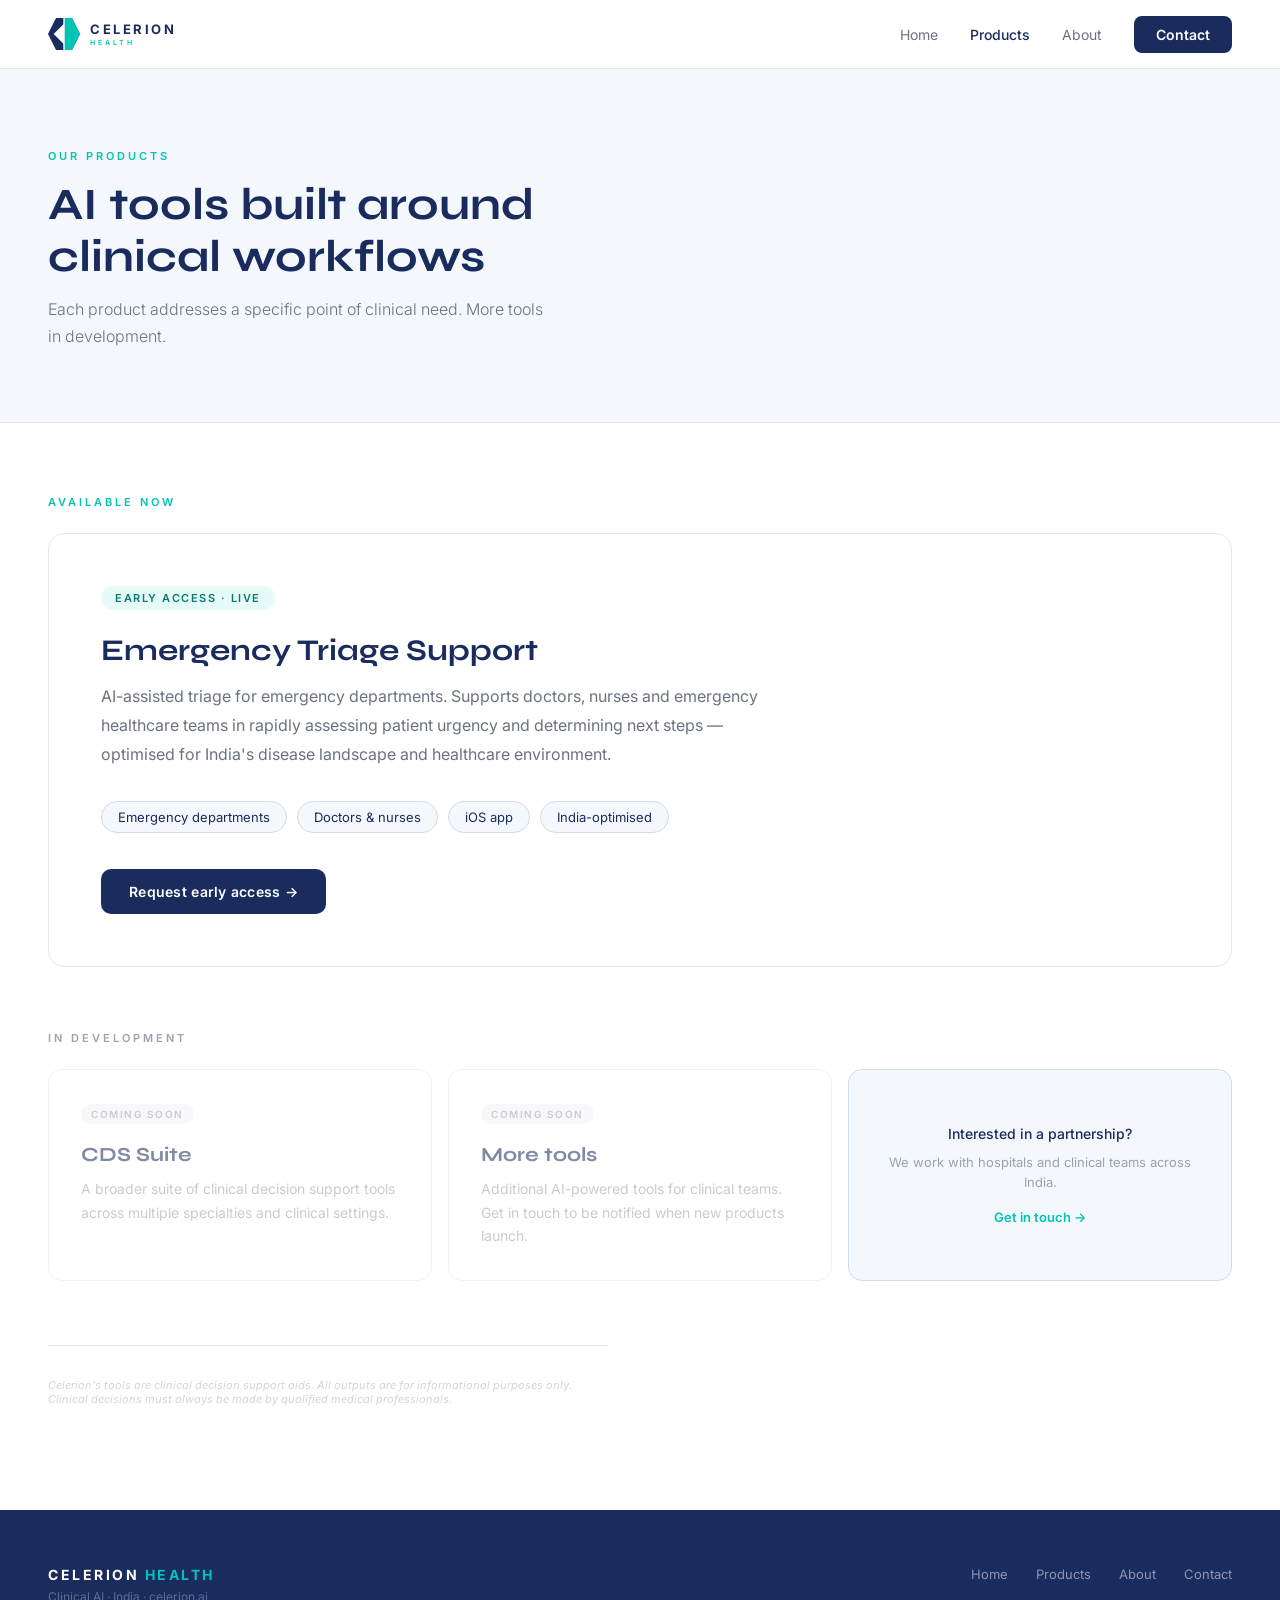
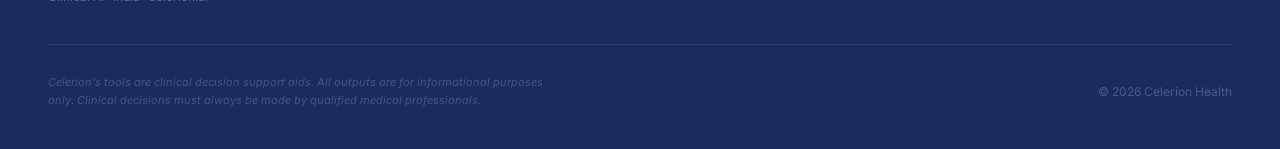
<file: site_products.html>
<!DOCTYPE html>
<html lang="en">
<head>
<meta charset="UTF-8">
<meta name="viewport" content="width=device-width, initial-scale=1.0">
<title>Products — Celerion Health</title>
<meta name="description" content="AI tools built around clinical workflows. Celerion Health clinical decision support products for Indian healthcare.">
<link rel="preconnect" href="https://fonts.googleapis.com">
<link href="https://fonts.googleapis.com/css2?family=Inter:wght@300;400;500;600;700;800&family=Syne:wght@700;800&display=swap" rel="stylesheet">
<link rel="stylesheet" href="shared.css">
<style>
  .page-hero{background:#F4F8FC;padding:80px 0 72px;border-bottom:1px solid #e5e7eb;}
  .page-title{font-family:'Syne',sans-serif;font-weight:700;font-size:clamp(28px,3.5vw,48px);line-height:1.15;color:#1A2B5E;margin-bottom:14px;max-width:560px;}
  .page-sub{font-size:16px;font-weight:300;color:#6b7280;line-height:1.7;max-width:500px;}

  main{padding:72px 0;}

  .section-label{font-size:11px;font-weight:600;letter-spacing:3px;color:#00C4B4;text-transform:uppercase;margin-bottom:24px;}
  .section-label.muted{color:#9ca3af;}

  .product-card{background:#fff;border:1px solid #e5e7eb;border-radius:16px;padding:52px;margin-bottom:64px;}
  .product-badge{display:inline-block;background:#e6faf8;color:#0a7a6e;font-size:11px;font-weight:600;letter-spacing:1.5px;padding:5px 14px;border-radius:100px;text-transform:uppercase;margin-bottom:22px;}
  .product-title{font-family:'Syne',sans-serif;font-size:30px;font-weight:700;color:#1A2B5E;margin-bottom:14px;line-height:1.2;}
  .product-desc{font-size:16px;color:#6b7280;line-height:1.8;max-width:680px;margin-bottom:32px;}
  .product-tags{display:flex;flex-wrap:wrap;gap:10px;margin-bottom:36px;}
  .tag{background:#F4F8FC;border:1px solid #d1dde8;color:#1A2B5E;font-size:13px;padding:7px 16px;border-radius:100px;}

  .coming-grid{display:grid;grid-template-columns:1fr 1fr 1fr;gap:16px;margin-bottom:64px;}
  .coming-card{background:#fff;border:1px solid #e5e7eb;border-radius:14px;padding:32px;opacity:.55;}
  .coming-badge{display:inline-block;background:#f3f4f6;color:#9ca3af;font-size:10px;font-weight:600;letter-spacing:1.5px;padding:4px 10px;border-radius:100px;text-transform:uppercase;margin-bottom:18px;}
  .coming-title{font-family:'Syne',sans-serif;font-size:20px;font-weight:700;color:#1A2B5E;margin-bottom:10px;}
  .coming-desc{font-size:14px;color:#9ca3af;line-height:1.7;}
  .partner-card{background:#F4F8FC;border:1px solid #d1dde8;border-radius:14px;padding:32px;display:flex;flex-direction:column;justify-content:center;align-items:center;text-align:center;}
  .partner-title{font-size:14px;font-weight:500;color:#1A2B5E;margin-bottom:10px;}
  .partner-sub{font-size:13px;color:#9ca3af;line-height:1.6;margin-bottom:16px;}
  .partner-link{font-size:13px;font-weight:600;color:#00C4B4;text-decoration:none;}
  .partner-link:hover{color:#00A99C;}

  .disclaimer{border-top:1px solid #e5e7eb;padding:32px 0;font-size:11px;color:#d1d5db;font-style:italic;max-width:560px;}

  @media(max-width:900px){
    .page-hero{padding:56px 0;}
    main{padding:48px 0;}
    .product-card{padding:32px 24px;}
    .coming-grid{grid-template-columns:1fr;}
  }
</style>
</head>
<body>

<nav>
  <div class="nav-inner">
    <a href="index.html" class="nav-logo">
      <svg viewBox="0 0 34 34" fill="none" xmlns="http://www.w3.org/2000/svg">
        <polygon points="8.5,0 25.5,0 34,17 25.5,34 8.5,34 0,17" fill="#1A2B5E"/>
        <polygon points="17,0 25.5,0 34,17 25.5,34 17,34" fill="#00C4B4"/>
        <line x1="17" y1="0" x2="17" y2="34" stroke="white" stroke-width="1.5"/>
        <polygon points="6,17 17,6 17,28" fill="white"/>
      </svg>
      <div class="nav-brand">
        <span class="nav-brand-name">CELERION</span>
        <span class="nav-brand-sub">HEALTH</span>
      </div>
    </a>
    <ul class="nav-links">
      <li><a href="index.html">Home</a></li>
      <li><a href="products.html" class="active">Products</a></li>
      <li><a href="about.html">About</a></li>
      <li><a href="contact.html" class="nav-cta">Contact</a></li>
    </ul>
  </div>
</nav>

<div class="page-hero">
  <div class="container">
    <p class="eyebrow">Our Products</p>
    <h1 class="page-title">AI tools built around clinical workflows</h1>
    <p class="page-sub">Each product addresses a specific point of clinical need. More tools in development.</p>
  </div>
</div>

<main>
  <div class="container">

    <div class="section-label">Available now</div>
    <div class="product-card">
      <div class="product-badge">Early Access · Live</div>
      <div class="product-title">Emergency Triage Support</div>
      <p class="product-desc">AI-assisted triage for emergency departments. Supports doctors, nurses and emergency healthcare teams in rapidly assessing patient urgency and determining next steps — optimised for India's disease landscape and healthcare environment.</p>
      <div class="product-tags">
        <span class="tag">Emergency departments</span>
        <span class="tag">Doctors &amp; nurses</span>
        <span class="tag">iOS app</span>
        <span class="tag">India-optimised</span>
      </div>
      <a href="contact.html" class="btn">Request early access &rarr;</a>
    </div>

    <div class="section-label muted">In development</div>
    <div class="coming-grid">
      <div class="coming-card">
        <div class="coming-badge">Coming soon</div>
        <div class="coming-title">CDS Suite</div>
        <p class="coming-desc">A broader suite of clinical decision support tools across multiple specialties and clinical settings.</p>
      </div>
      <div class="coming-card">
        <div class="coming-badge">Coming soon</div>
        <div class="coming-title">More tools</div>
        <p class="coming-desc">Additional AI-powered tools for clinical teams. Get in touch to be notified when new products launch.</p>
      </div>
      <div class="partner-card">
        <div class="partner-title">Interested in a partnership?</div>
        <p class="partner-sub">We work with hospitals and clinical teams across India.</p>
        <a href="contact.html" class="partner-link">Get in touch &rarr;</a>
      </div>
    </div>

    <div class="disclaimer">Celerion's tools are clinical decision support aids. All outputs are for informational purposes only. Clinical decisions must always be made by qualified medical professionals.</div>

  </div>
</main>

<footer>
  <div class="footer-inner">
    <div class="footer-top">
      <div>
        <div class="footer-brand-name">CELERION <span>HEALTH</span></div>
        <div class="footer-brand-tag">Clinical AI · India · celerion.ai</div>
      </div>
      <div class="footer-links">
        <a href="index.html">Home</a>
        <a href="products.html">Products</a>
        <a href="about.html">About</a>
        <a href="contact.html">Contact</a>
      </div>
    </div>
    <div class="footer-bottom">
      <div class="footer-disc">Celerion's tools are clinical decision support aids. All outputs are for informational purposes only. Clinical decisions must always be made by qualified medical professionals.</div>
      <div class="footer-copy">&copy; 2026 Celerion Health</div>
    </div>
  </div>
</footer>

</body>
</html>
</file>
<file: shared.css>
/* Shared styles across all pages */
*,*::before,*::after{box-sizing:border-box;margin:0;padding:0;}
html{scroll-behavior:smooth;}
body{font-family:'Inter',sans-serif;background:#fff;color:#111827;overflow-x:hidden;}

/* NAV */
nav{position:sticky;top:0;z-index:100;background:rgba(255,255,255,0.95);backdrop-filter:blur(12px);border-bottom:1px solid #e5e7eb;padding:0 48px;}
.nav-inner{max-width:1200px;margin:0 auto;display:flex;align-items:center;justify-content:space-between;height:68px;}
.nav-logo{display:flex;align-items:center;gap:10px;text-decoration:none;}
.nav-logo svg{width:32px;height:32px;}
.nav-brand{display:flex;flex-direction:column;gap:1px;}
.nav-brand-name{font-size:13px;font-weight:700;letter-spacing:2.5px;color:#1A2B5E;}
.nav-brand-sub{font-size:7px;font-weight:600;letter-spacing:3px;color:#00C4B4;}
.nav-links{display:flex;align-items:center;gap:32px;list-style:none;}
.nav-links a{font-size:14px;color:#6b7280;text-decoration:none;transition:color .2s;}
.nav-links a:hover{color:#111827;}
.nav-links a.active{color:#1A2B5E;font-weight:500;}
.nav-cta{background:#1A2B5E!important;color:#fff!important;font-weight:600!important;padding:10px 22px!important;border-radius:8px;transition:background .2s!important;}
.nav-cta:hover{background:#142248!important;}

/* FOOTER */
footer{background:#1A2B5E;padding:56px 48px 40px;}
.footer-inner{max-width:1200px;margin:0 auto;}
.footer-top{display:flex;justify-content:space-between;align-items:flex-start;flex-wrap:wrap;gap:40px;padding-bottom:40px;border-bottom:1px solid rgba(255,255,255,0.08);}
.footer-brand-name{font-size:14px;font-weight:700;letter-spacing:2.5px;color:#fff;margin-bottom:6px;}
.footer-brand-name span{color:#00C4B4;}
.footer-brand-tag{font-size:12px;color:rgba(255,255,255,0.3);}
.footer-links{display:flex;gap:28px;flex-wrap:wrap;}
.footer-links a{font-size:13px;color:rgba(255,255,255,0.5);text-decoration:none;transition:color .2s;}
.footer-links a:hover{color:#fff;}
.footer-bottom{display:flex;justify-content:space-between;align-items:center;padding-top:28px;flex-wrap:wrap;gap:16px;}
.footer-disc{font-size:11px;color:rgba(255,255,255,0.2);font-style:italic;max-width:520px;line-height:1.65;}
.footer-copy{font-size:12px;color:rgba(255,255,255,0.22);}

/* BUTTONS */
.btn{display:inline-flex;align-items:center;gap:8px;background:#1A2B5E;color:#fff;font-size:14px;font-weight:600;padding:14px 28px;border-radius:10px;text-decoration:none;transition:background .2s,transform .2s;letter-spacing:0.02em;}
.btn:hover{background:#142248;transform:translateY(-1px);}
.btn-teal{background:#00C4B4;}
.btn-teal:hover{background:#00A99C;}
.btn-outline{background:transparent;color:#1A2B5E;border:1.5px solid #1A2B5E;}
.btn-outline:hover{background:#1A2B5E;color:#fff;transform:translateY(-1px);}

/* COMMON */
.eyebrow{font-size:11px;font-weight:600;letter-spacing:3px;color:#00C4B4;text-transform:uppercase;margin-bottom:16px;}
.container{max-width:1296px;margin:0 auto;padding:0 48px;}

@media(max-width:900px){
  nav{padding:0 20px;}
  .nav-links{display:none;}
  footer{padding:40px 20px;}
  .container{padding:0 20px;}
  .footer-top{flex-direction:column;gap:24px;}
}
</file>
